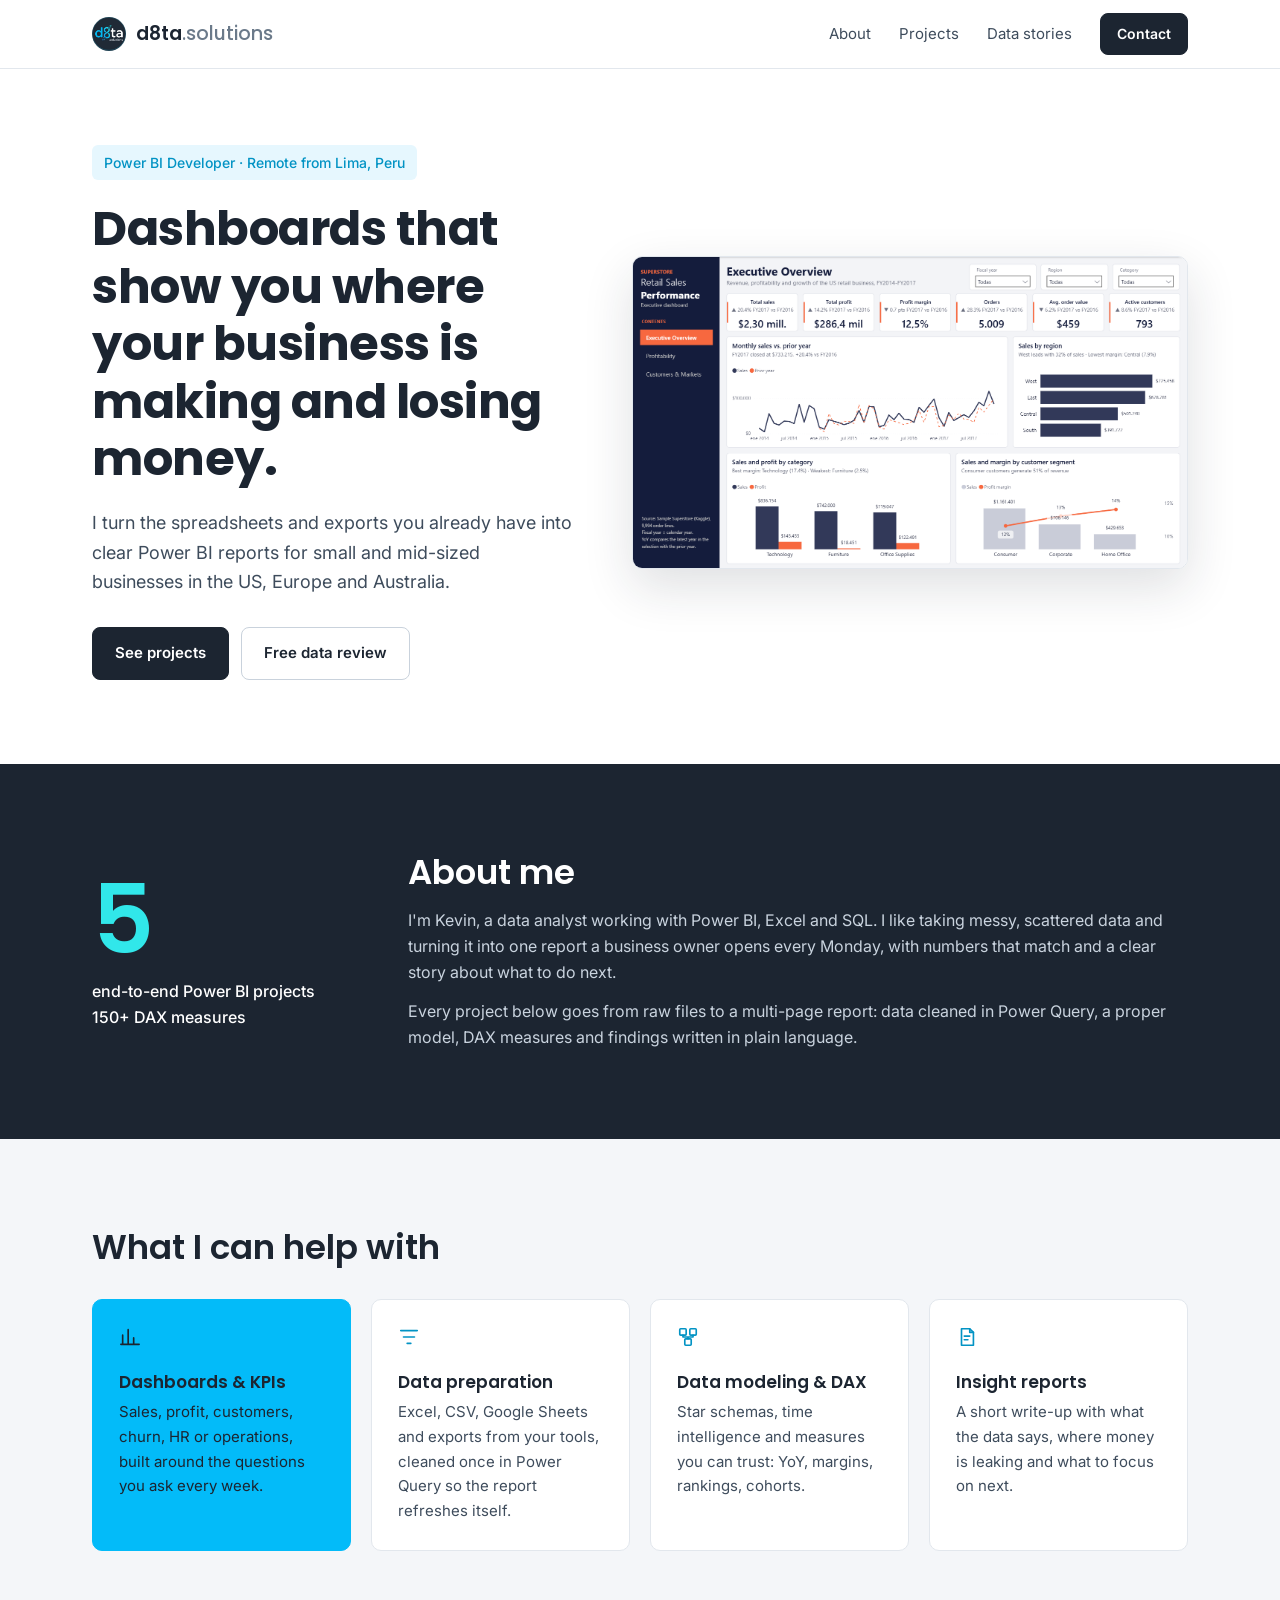
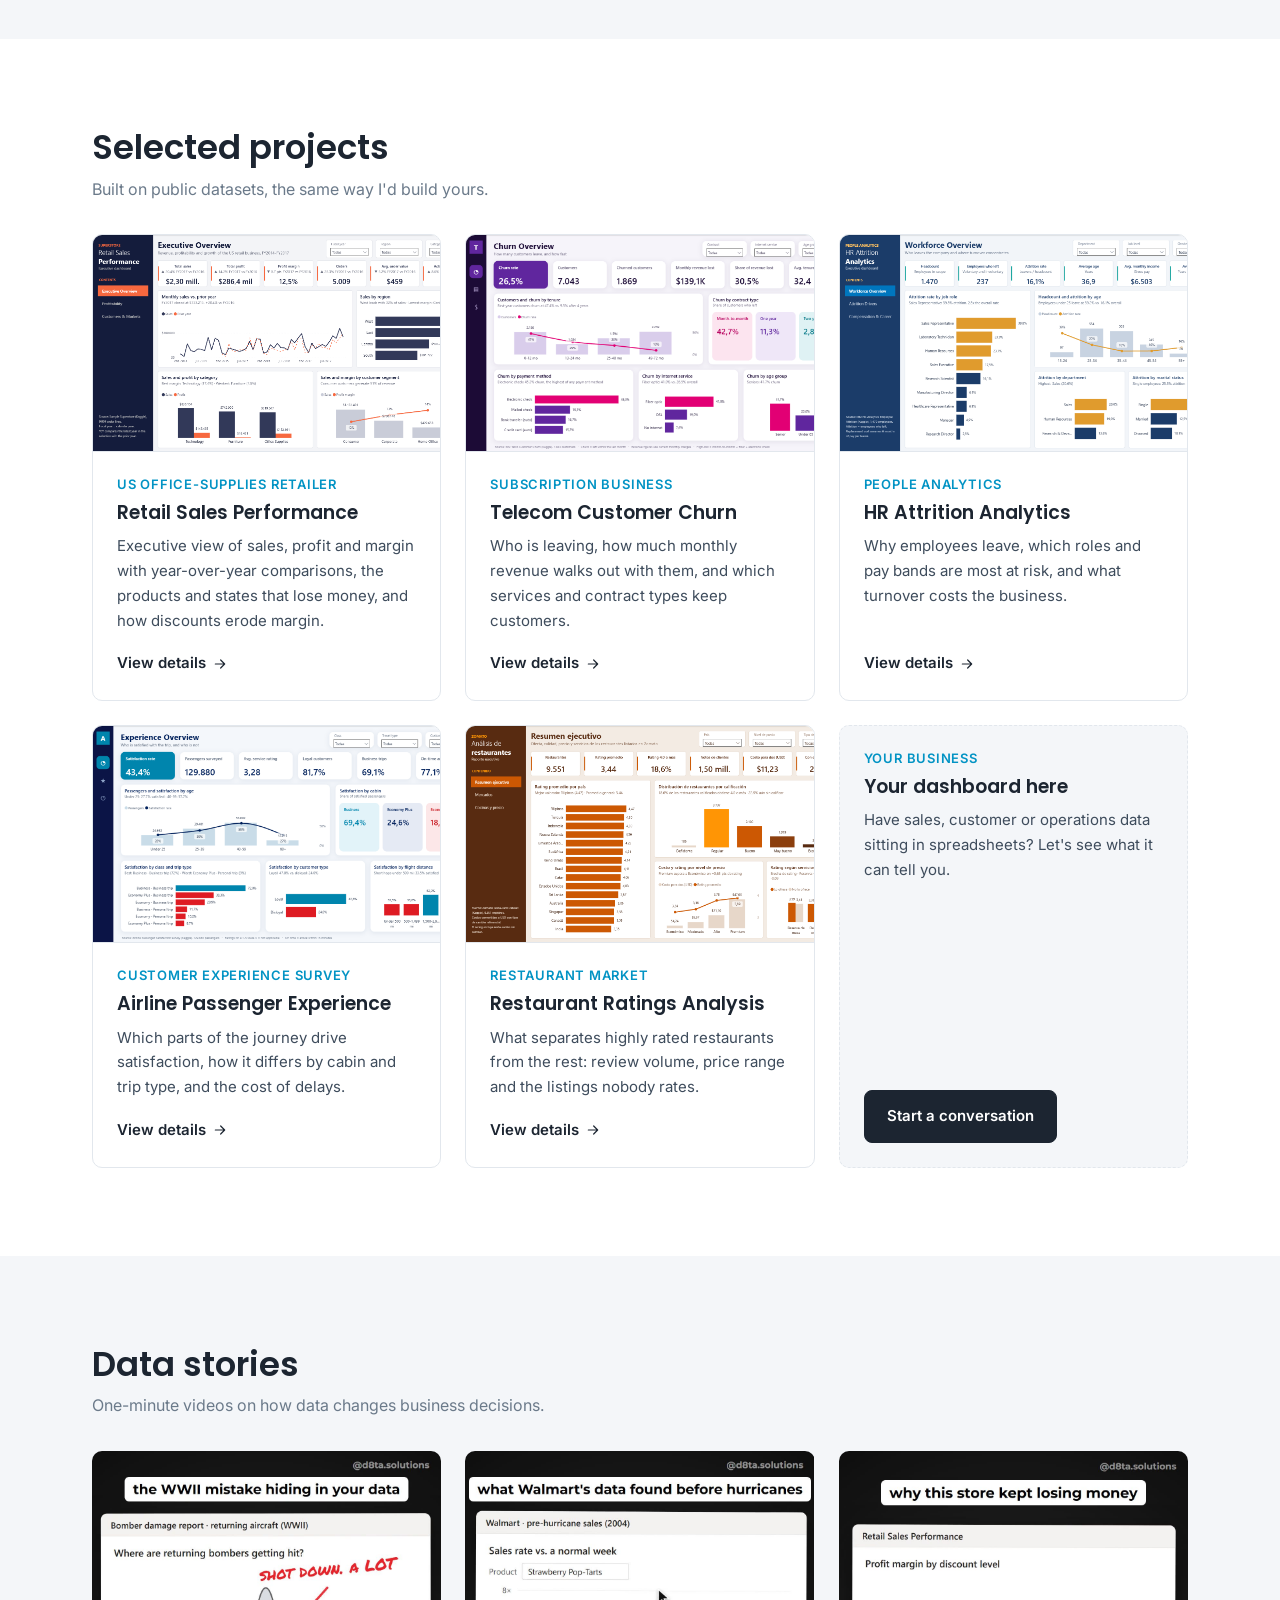
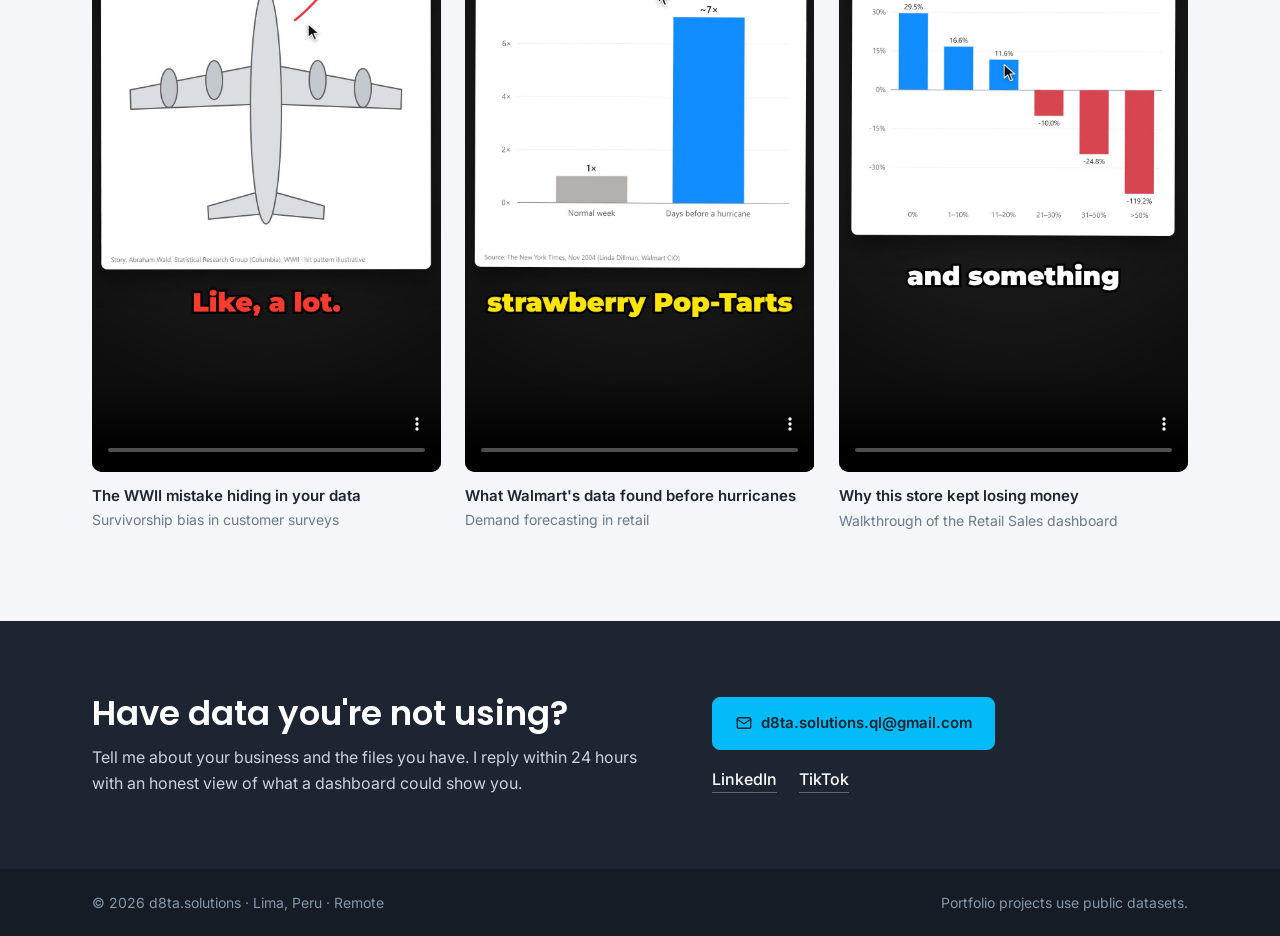
<file: index.html>
<!doctype html>
<html lang="en">
<head>
<meta charset="utf-8">
<meta name="viewport" content="width=device-width, initial-scale=1">
<title>d8ta.solutions · Power BI dashboards for small businesses</title>
<meta name="description" content="Power BI dashboards for small and mid-sized businesses: sales, customers, churn, HR and operations.">
<meta property="og:title" content="d8ta.solutions · Power BI dashboards for small businesses">
<meta property="og:description" content="Power BI dashboards for small and mid-sized businesses: sales, customers, churn, HR and operations.">
<meta property="og:image" content="https://d8ta-solutions.github.io/assets/img/og.png">
<link rel="icon" href="assets/img/logo-mark.png">
<link rel="preconnect" href="https://fonts.googleapis.com">
<link rel="preconnect" href="https://fonts.gstatic.com" crossorigin>
<link href="https://fonts.googleapis.com/css2?family=Inter:wght@400;500;600&family=Poppins:wght@500;600;700&display=swap" rel="stylesheet">
<link rel="stylesheet" href="assets/style.css">
</head>
<body>
<header class="nav">
  <div class="wrap nav-row">
    <a class="brand" href="./"><img src="assets/img/logo-mark.png" alt=""><span class="bname">d8ta<span>.solutions</span></span></a>
    <nav class="links">
      <a href="./#about">About</a>
      <a href="./#projects">Projects</a>
      <a href="./#stories">Data stories</a>
      <a class="btn btn-sm" href="./#contact">Contact</a>
    </nav>
  </div>
</header>
<main>
<section class="hero">
  <div class="wrap hero-grid">
    <div>
      <p class="tag">Power BI Developer · Remote from Lima, Peru</p>
      <h1>Dashboards that show you where your business is making and losing money.</h1>
      <p class="sub">I turn the spreadsheets and exports you already have into clear Power BI reports for small and mid-sized businesses in the US, Europe and Australia.</p>
      <div class="actions">
        <a class="btn" href="#projects">See projects</a>
        <a class="btn btn-line" href="#contact">Free data review</a>
      </div>
    </div>
    <a class="hero-shot" href="projects/retail.html"><img src="assets/img/dash-retail-1.png" alt="Retail Sales Performance dashboard"></a>
  </div>
</section>

<section class="about" id="about">
  <div class="wrap about-grid">
    <div class="stat"><b>5</b><span>end-to-end Power BI projects<br>150+ DAX measures</span></div>
    <div>
      <h2>About me</h2>
      <p>I'm Kevin, a data analyst working with Power BI, Excel and SQL. I like taking messy, scattered data and turning it into one report a business owner opens every Monday, with numbers that match and a clear story about what to do next.</p>
      <p>Every project below goes from raw files to a multi-page report: data cleaned in Power Query, a proper model, DAX measures and findings written in plain language.</p>
    </div>
  </div>
</section>

<section class="skills">
  <div class="wrap">
    <h2>What I can help with</h2>
    <div class="skill-grid">
      <div class="skill accent"><svg width="22" height="22" viewBox="0 0 24 24" fill="none" stroke="currentColor" stroke-width="1.8" stroke-linecap="round" stroke-linejoin="round" aria-hidden="true"><path d="M4 20V10M10 20V4M16 20v-7M22 20H2"/></svg><h3>Dashboards &amp; KPIs</h3><p>Sales, profit, customers, churn, HR or operations, built around the questions you ask every week.</p></div>
      <div class="skill"><svg width="22" height="22" viewBox="0 0 24 24" fill="none" stroke="currentColor" stroke-width="1.8" stroke-linecap="round" stroke-linejoin="round" aria-hidden="true"><path d="M3 5h18M6 12h12M10 19h4"/></svg><h3>Data preparation</h3><p>Excel, CSV, Google Sheets and exports from your tools, cleaned once in Power Query so the report refreshes itself.</p></div>
      <div class="skill"><svg width="22" height="22" viewBox="0 0 24 24" fill="none" stroke="currentColor" stroke-width="1.8" stroke-linecap="round" stroke-linejoin="round" aria-hidden="true"><rect x="3" y="3" width="7" height="7" rx="1"/><rect x="14" y="3" width="7" height="7" rx="1"/><rect x="8.5" y="14" width="7" height="7" rx="1"/><path d="M6.5 10v2h11v-2M12 12v2"/></svg><h3>Data modeling &amp; DAX</h3><p>Star schemas, time intelligence and measures you can trust: YoY, margins, rankings, cohorts.</p></div>
      <div class="skill"><svg width="22" height="22" viewBox="0 0 24 24" fill="none" stroke="currentColor" stroke-width="1.8" stroke-linecap="round" stroke-linejoin="round" aria-hidden="true"><path d="M9 11h6M9 15h4"/><path d="M6 3h9l4 4v14H6z"/><path d="M15 3v4h4"/></svg><h3>Insight reports</h3><p>A short write-up with what the data says, where money is leaking and what to focus on next.</p></div>
    </div>
  </div>
</section>

<section class="projects" id="projects">
  <div class="wrap">
    <h2>Selected projects</h2>
    <p class="intro">Built on public datasets, the same way I'd build yours.</p>
    <div class="card-grid">
      <article class="card">
        <a class="thumb" href="projects/retail.html"><img src="assets/img/dash-retail-1.png" alt="Retail Sales Performance dashboard" loading="lazy"></a>
        <div class="card-body">
          <div class="kicker">US office-supplies retailer</div>
          <h3>Retail Sales Performance</h3>
          <p>Executive view of sales, profit and margin with year-over-year comparisons, the products and states that lose money, and how discounts erode margin.</p>
          <a class="more" href="projects/retail.html">View details <svg width="16" height="16" viewBox="0 0 24 24" fill="none" stroke="currentColor" stroke-width="1.8" stroke-linecap="round" stroke-linejoin="round" aria-hidden="true"><path d="M5 12h14M13 6l6 6-6 6"/></svg></a>
        </div>
      </article>
      <article class="card">
        <a class="thumb" href="projects/telco.html"><img src="assets/img/dash-telco-1.png" alt="Telecom Customer Churn dashboard" loading="lazy"></a>
        <div class="card-body">
          <div class="kicker">Subscription business</div>
          <h3>Telecom Customer Churn</h3>
          <p>Who is leaving, how much monthly revenue walks out with them, and which services and contract types keep customers.</p>
          <a class="more" href="projects/telco.html">View details <svg width="16" height="16" viewBox="0 0 24 24" fill="none" stroke="currentColor" stroke-width="1.8" stroke-linecap="round" stroke-linejoin="round" aria-hidden="true"><path d="M5 12h14M13 6l6 6-6 6"/></svg></a>
        </div>
      </article>
      <article class="card">
        <a class="thumb" href="projects/hr.html"><img src="assets/img/dash-hr-1.png" alt="HR Attrition Analytics dashboard" loading="lazy"></a>
        <div class="card-body">
          <div class="kicker">People analytics</div>
          <h3>HR Attrition Analytics</h3>
          <p>Why employees leave, which roles and pay bands are most at risk, and what turnover costs the business.</p>
          <a class="more" href="projects/hr.html">View details <svg width="16" height="16" viewBox="0 0 24 24" fill="none" stroke="currentColor" stroke-width="1.8" stroke-linecap="round" stroke-linejoin="round" aria-hidden="true"><path d="M5 12h14M13 6l6 6-6 6"/></svg></a>
        </div>
      </article>
      <article class="card">
        <a class="thumb" href="projects/airline.html"><img src="assets/img/dash-airline-1.png" alt="Airline Passenger Experience dashboard" loading="lazy"></a>
        <div class="card-body">
          <div class="kicker">Customer experience survey</div>
          <h3>Airline Passenger Experience</h3>
          <p>Which parts of the journey drive satisfaction, how it differs by cabin and trip type, and the cost of delays.</p>
          <a class="more" href="projects/airline.html">View details <svg width="16" height="16" viewBox="0 0 24 24" fill="none" stroke="currentColor" stroke-width="1.8" stroke-linecap="round" stroke-linejoin="round" aria-hidden="true"><path d="M5 12h14M13 6l6 6-6 6"/></svg></a>
        </div>
      </article>
      <article class="card">
        <a class="thumb" href="projects/restaurant.html"><img src="assets/img/dash-restaurant-1.png" alt="Restaurant Ratings Analysis dashboard" loading="lazy"></a>
        <div class="card-body">
          <div class="kicker">Restaurant market</div>
          <h3>Restaurant Ratings Analysis</h3>
          <p>What separates highly rated restaurants from the rest: review volume, price range and the listings nobody rates.</p>
          <a class="more" href="projects/restaurant.html">View details <svg width="16" height="16" viewBox="0 0 24 24" fill="none" stroke="currentColor" stroke-width="1.8" stroke-linecap="round" stroke-linejoin="round" aria-hidden="true"><path d="M5 12h14M13 6l6 6-6 6"/></svg></a>
        </div>
      </article>
      <article class="card card-cta">
        <div class="card-body">
          <div class="kicker">Your business</div>
          <h3>Your dashboard here</h3>
          <p>Have sales, customer or operations data sitting in spreadsheets? Let's see what it can tell you.</p>
          <a class="btn" href="#contact">Start a conversation</a>
        </div>
      </article>
    </div>
  </div>
</section>

<section class="stories" id="stories">
  <div class="wrap">
    <h2>Data stories</h2>
    <p class="intro">One-minute videos on how data changes business decisions.</p>
    <div class="vid-grid">
      <figure class="vid">
        <video src="assets/video/survivorship-bias.mp4" poster="assets/img/poster-survivorship-bias.jpg" controls preload="none" playsinline></video>
        <figcaption><b>The WWII mistake hiding in your data</b><span>Survivorship bias in customer surveys</span></figcaption>
      </figure>
      <figure class="vid">
        <video src="assets/video/walmart-poptarts.mp4" poster="assets/img/poster-walmart-poptarts.jpg" controls preload="none" playsinline></video>
        <figcaption><b>What Walmart&#x27;s data found before hurricanes</b><span>Demand forecasting in retail</span></figcaption>
      </figure>
      <figure class="vid">
        <video src="assets/video/retail-sales.mp4" poster="assets/img/poster-retail-sales.jpg" controls preload="none" playsinline></video>
        <figcaption><b>Why this store kept losing money</b><span>Walkthrough of the Retail Sales dashboard</span></figcaption>
      </figure>
    </div>
  </div>
</section>
</main>
<section class="contact" id="contact">
  <div class="wrap contact-row">
    <div>
      <h2>Have data you're not using?</h2>
      <p>Tell me about your business and the files you have. I reply within 24 hours with an honest view of what a dashboard could show you.</p>
    </div>
    <div class="contact-actions">
      <a class="btn" href="mailto:d8ta.solutions.ql@gmail.com?subject=Dashboard%20project"><svg width="18" height="18" viewBox="0 0 24 24" fill="none" stroke="currentColor" stroke-width="1.8" stroke-linecap="round" stroke-linejoin="round" aria-hidden="true"><rect x="3" y="5" width="18" height="14" rx="2"/><path d="M3 7l9 6 9-6"/></svg> d8ta.solutions.ql@gmail.com</a>
      <div class="social"><a href="https://www.linkedin.com/in/kevin-quispe-8ab27b44a" target="_blank" rel="noopener">LinkedIn</a><a href="https://www.tiktok.com/@d8ta.solutions" target="_blank" rel="noopener">TikTok</a></div>
    </div>
  </div>
</section>
<footer class="foot"><div class="wrap foot-row"><span>© 2026 d8ta.solutions · Lima, Peru · Remote</span><span>Portfolio projects use public datasets.</span></div></footer>
</body>
</html>
</file>
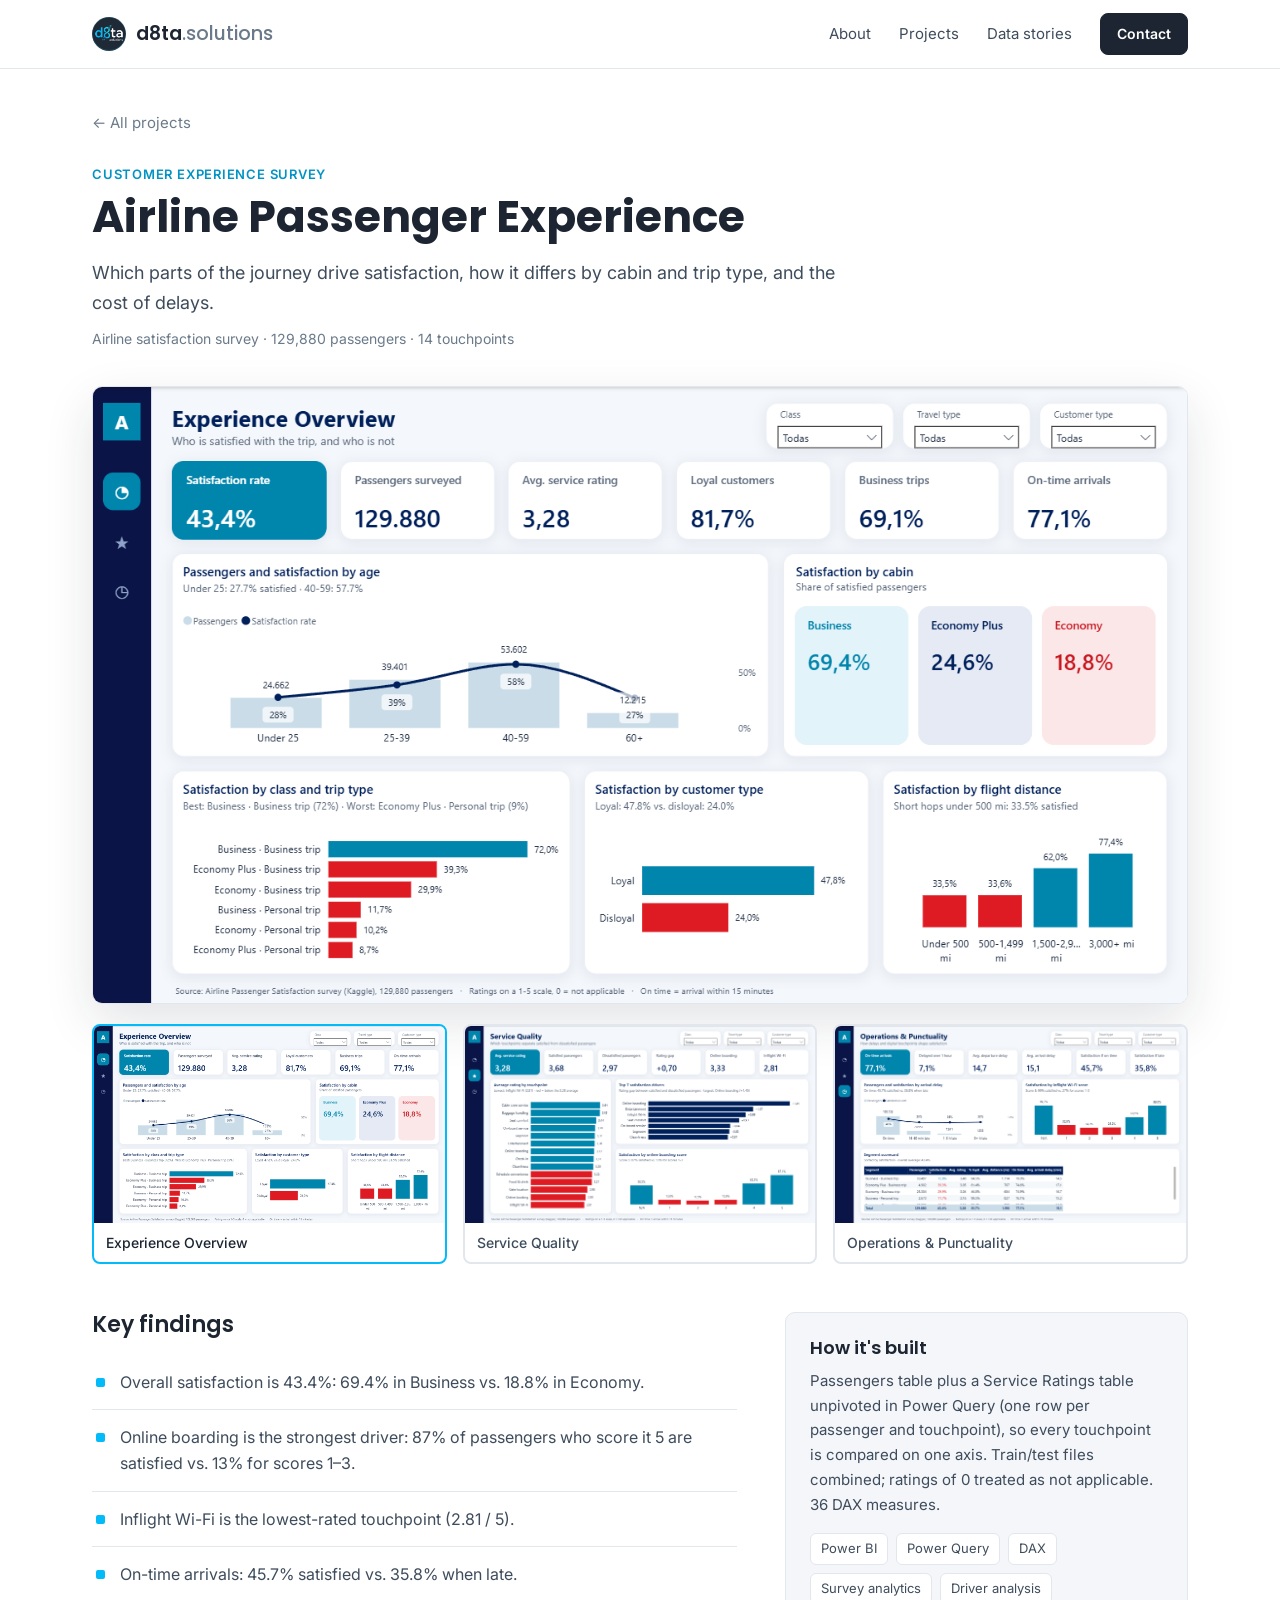
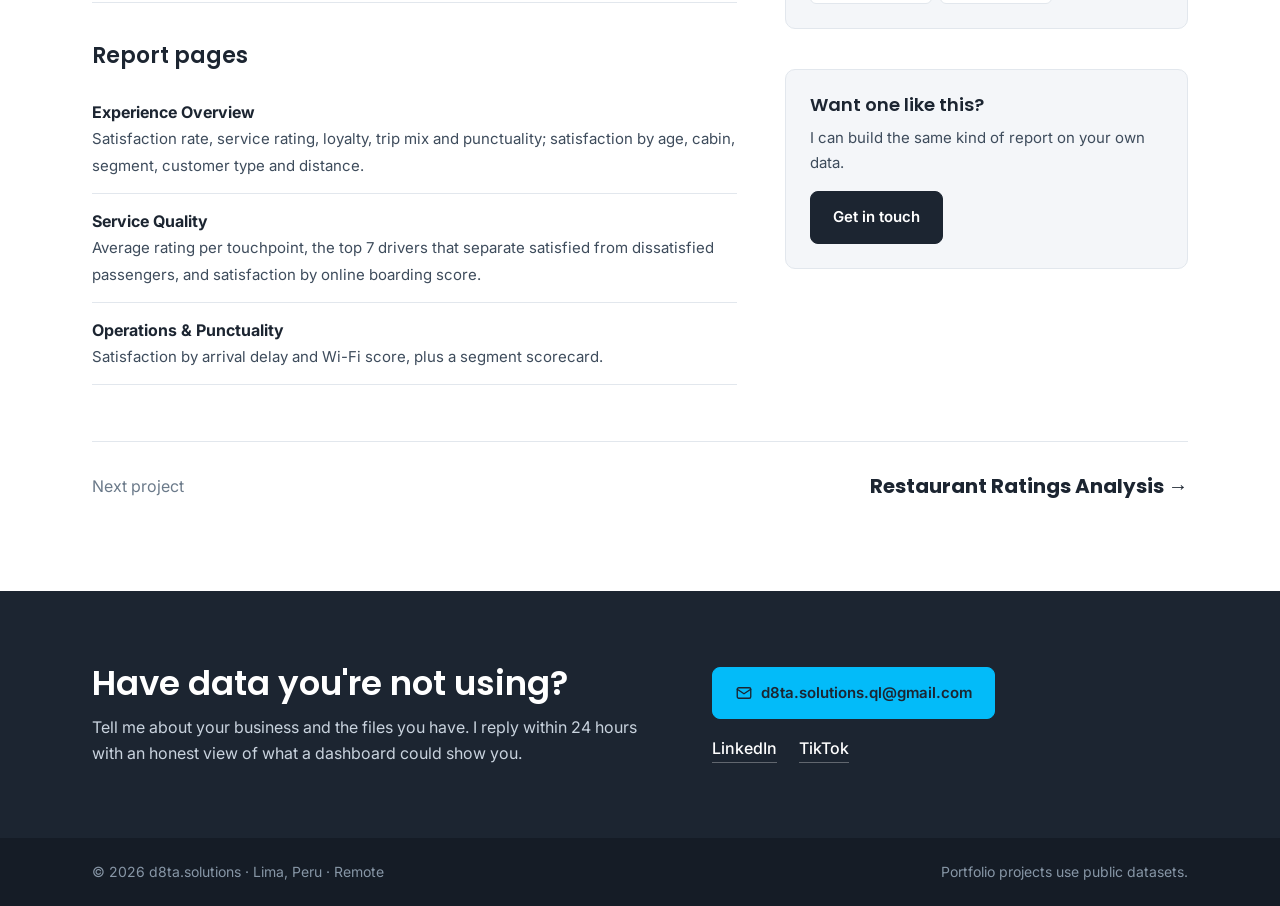
<file: projects/airline.html>
<!doctype html>
<html lang="en">
<head>
<meta charset="utf-8">
<meta name="viewport" content="width=device-width, initial-scale=1">
<title>Airline Passenger Experience · d8ta.solutions</title>
<meta name="description" content="Which parts of the journey drive satisfaction, how it differs by cabin and trip type, and the cost of delays.">
<meta property="og:title" content="Airline Passenger Experience · d8ta.solutions">
<meta property="og:description" content="Which parts of the journey drive satisfaction, how it differs by cabin and trip type, and the cost of delays.">
<meta property="og:image" content="https://d8ta-solutions.github.io/assets/img/og.png">
<link rel="icon" href="../assets/img/logo-mark.png">
<link rel="preconnect" href="https://fonts.googleapis.com">
<link rel="preconnect" href="https://fonts.gstatic.com" crossorigin>
<link href="https://fonts.googleapis.com/css2?family=Inter:wght@400;500;600&family=Poppins:wght@500;600;700&display=swap" rel="stylesheet">
<link rel="stylesheet" href="../assets/style.css">
</head>
<body>
<header class="nav">
  <div class="wrap nav-row">
    <a class="brand" href="../"><img src="../assets/img/logo-mark.png" alt=""><span class="bname">d8ta<span>.solutions</span></span></a>
    <nav class="links">
      <a href="../#about">About</a>
      <a href="../#projects">Projects</a>
      <a href="../#stories">Data stories</a>
      <a class="btn btn-sm" href="../#contact">Contact</a>
    </nav>
  </div>
</header>
<main class="detail">
  <div class="wrap">
    <a class="back" href="../#projects">← All projects</a>
    <div class="detail-head">
      <div class="kicker">Customer experience survey</div>
      <h1>Airline Passenger Experience</h1>
      <p class="sub">Which parts of the journey drive satisfaction, how it differs by cabin and trip type, and the cost of delays.</p>
      <p class="data-line">Airline satisfaction survey · 129,880 passengers · 14 touchpoints</p>
    </div>
    <div class="detail-shot"><img id="main-shot" src="../assets/img/dash-airline-1.png" alt="Airline Passenger Experience dashboard"></div>
    <div class="gallery"><button class="thumb-btn active" data-src="../assets/img/dash-airline-1.png"><img src="../assets/img/dash-airline-1.png" alt="" loading="lazy"><span>Experience Overview</span></button><button class="thumb-btn" data-src="../assets/img/dash-airline-2.png"><img src="../assets/img/dash-airline-2.png" alt="" loading="lazy"><span>Service Quality</span></button><button class="thumb-btn" data-src="../assets/img/dash-airline-3.png"><img src="../assets/img/dash-airline-3.png" alt="" loading="lazy"><span>Operations &amp; Punctuality</span></button></div>
    <script>document.querySelectorAll(".thumb-btn").forEach(b=>b.addEventListener("click",()=>{document.getElementById("main-shot").src=b.dataset.src;document.querySelectorAll(".thumb-btn").forEach(x=>x.classList.toggle("active",x===b));}));</script>
    <div class="detail-grid">
      <div>
        <div class="block"><h2>Key findings</h2><ul class="findings"><li>Overall satisfaction is 43.4%: 69.4% in Business vs. 18.8% in Economy.</li><li>Online boarding is the strongest driver: 87% of passengers who score it 5 are satisfied vs. 13% for scores 1–3.</li><li>Inflight Wi-Fi is the lowest-rated touchpoint (2.81 / 5).</li><li>On-time arrivals: 45.7% satisfied vs. 35.8% when late.</li></ul></div>
        <div class="block"><h2>Report pages</h2><ul class="pages"><li><b>Experience Overview</b><span>Satisfaction rate, service rating, loyalty, trip mix and punctuality; satisfaction by age, cabin, segment, customer type and distance.</span></li><li><b>Service Quality</b><span>Average rating per touchpoint, the top 7 drivers that separate satisfied from dissatisfied passengers, and satisfaction by online boarding score.</span></li><li><b>Operations &amp; Punctuality</b><span>Satisfaction by arrival delay and Wi-Fi score, plus a segment scorecard.</span></li></ul></div>
        
      </div>
      <aside>
        <div class="block side"><h2>How it's built</h2><p>Passengers table plus a Service Ratings table unpivoted in Power Query (one row per passenger and touchpoint), so every touchpoint is compared on one axis. Train/test files combined; ratings of 0 treated as not applicable. 36 DAX measures.</p><div class="tools"><span>Power BI</span><span>Power Query</span><span>DAX</span><span>Survey analytics</span><span>Driver analysis</span></div></div>
        <div class="block side"><h2>Want one like this?</h2><p>I can build the same kind of report on your own data.</p><a class="btn" href="#contact">Get in touch</a></div>
      </aside>
    </div>
    <a class="next" href="restaurant.html"><span>Next project</span><b>Restaurant Ratings Analysis →</b></a>
  </div>
</main>
<section class="contact" id="contact">
  <div class="wrap contact-row">
    <div>
      <h2>Have data you're not using?</h2>
      <p>Tell me about your business and the files you have. I reply within 24 hours with an honest view of what a dashboard could show you.</p>
    </div>
    <div class="contact-actions">
      <a class="btn" href="mailto:d8ta.solutions.ql@gmail.com?subject=Dashboard%20project"><svg width="18" height="18" viewBox="0 0 24 24" fill="none" stroke="currentColor" stroke-width="1.8" stroke-linecap="round" stroke-linejoin="round" aria-hidden="true"><rect x="3" y="5" width="18" height="14" rx="2"/><path d="M3 7l9 6 9-6"/></svg> d8ta.solutions.ql@gmail.com</a>
      <div class="social"><a href="https://www.linkedin.com/in/kevin-quispe-8ab27b44a" target="_blank" rel="noopener">LinkedIn</a><a href="https://www.tiktok.com/@d8ta.solutions" target="_blank" rel="noopener">TikTok</a></div>
    </div>
  </div>
</section>
<footer class="foot"><div class="wrap foot-row"><span>© 2026 d8ta.solutions · Lima, Peru · Remote</span><span>Portfolio projects use public datasets.</span></div></footer>
</body>
</html>
</file>
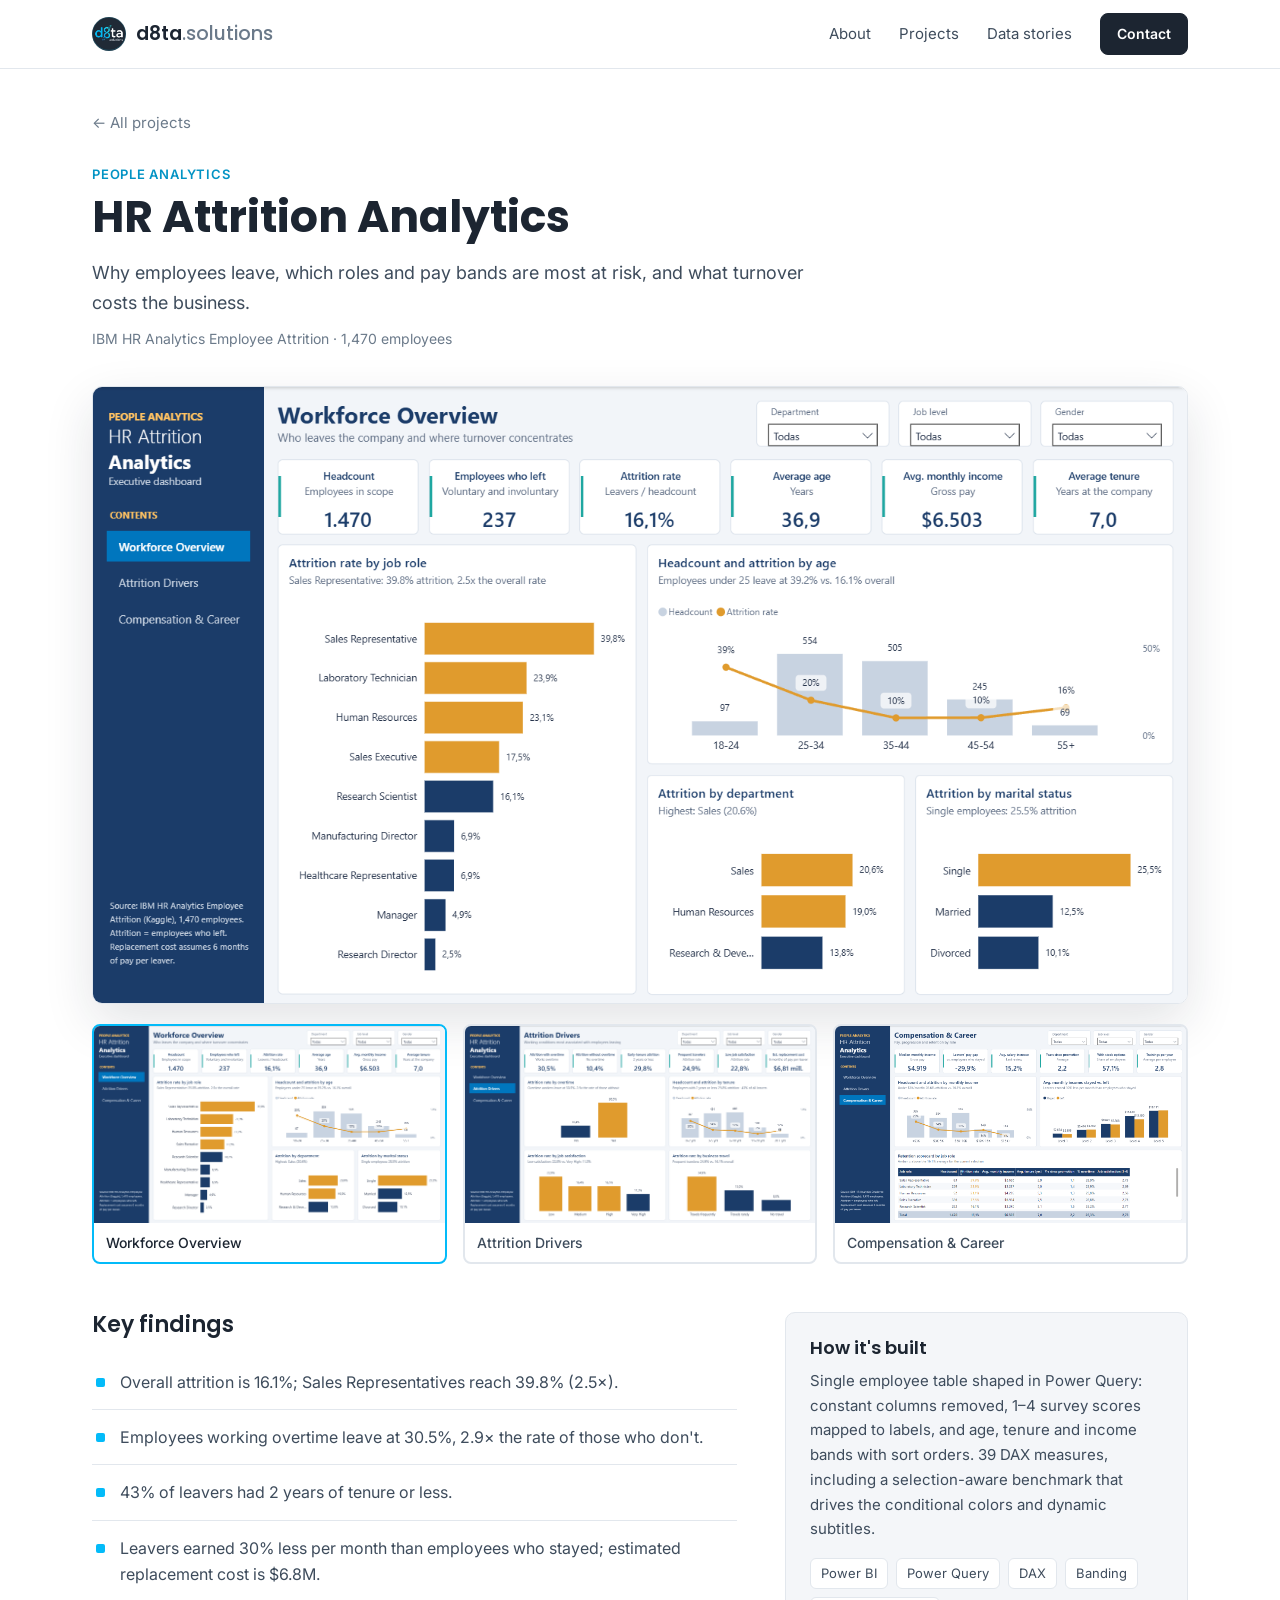
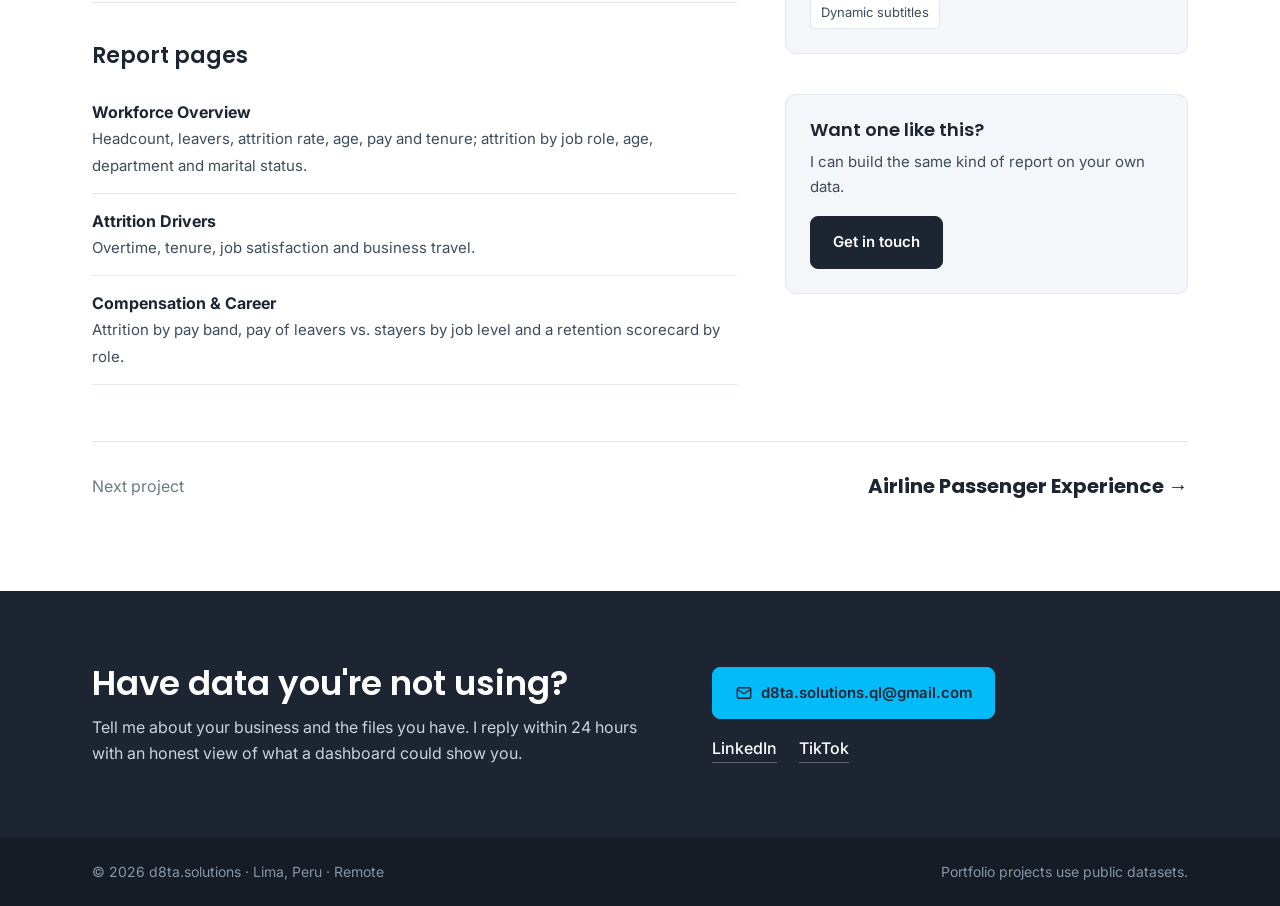
<file: projects/hr.html>
<!doctype html>
<html lang="en">
<head>
<meta charset="utf-8">
<meta name="viewport" content="width=device-width, initial-scale=1">
<title>HR Attrition Analytics · d8ta.solutions</title>
<meta name="description" content="Why employees leave, which roles and pay bands are most at risk, and what turnover costs the business.">
<meta property="og:title" content="HR Attrition Analytics · d8ta.solutions">
<meta property="og:description" content="Why employees leave, which roles and pay bands are most at risk, and what turnover costs the business.">
<meta property="og:image" content="https://d8ta-solutions.github.io/assets/img/og.png">
<link rel="icon" href="../assets/img/logo-mark.png">
<link rel="preconnect" href="https://fonts.googleapis.com">
<link rel="preconnect" href="https://fonts.gstatic.com" crossorigin>
<link href="https://fonts.googleapis.com/css2?family=Inter:wght@400;500;600&family=Poppins:wght@500;600;700&display=swap" rel="stylesheet">
<link rel="stylesheet" href="../assets/style.css">
</head>
<body>
<header class="nav">
  <div class="wrap nav-row">
    <a class="brand" href="../"><img src="../assets/img/logo-mark.png" alt=""><span class="bname">d8ta<span>.solutions</span></span></a>
    <nav class="links">
      <a href="../#about">About</a>
      <a href="../#projects">Projects</a>
      <a href="../#stories">Data stories</a>
      <a class="btn btn-sm" href="../#contact">Contact</a>
    </nav>
  </div>
</header>
<main class="detail">
  <div class="wrap">
    <a class="back" href="../#projects">← All projects</a>
    <div class="detail-head">
      <div class="kicker">People analytics</div>
      <h1>HR Attrition Analytics</h1>
      <p class="sub">Why employees leave, which roles and pay bands are most at risk, and what turnover costs the business.</p>
      <p class="data-line">IBM HR Analytics Employee Attrition · 1,470 employees</p>
    </div>
    <div class="detail-shot"><img id="main-shot" src="../assets/img/dash-hr-1.png" alt="HR Attrition Analytics dashboard"></div>
    <div class="gallery"><button class="thumb-btn active" data-src="../assets/img/dash-hr-1.png"><img src="../assets/img/dash-hr-1.png" alt="" loading="lazy"><span>Workforce Overview</span></button><button class="thumb-btn" data-src="../assets/img/dash-hr-2.png"><img src="../assets/img/dash-hr-2.png" alt="" loading="lazy"><span>Attrition Drivers</span></button><button class="thumb-btn" data-src="../assets/img/dash-hr-3.png"><img src="../assets/img/dash-hr-3.png" alt="" loading="lazy"><span>Compensation &amp; Career</span></button></div>
    <script>document.querySelectorAll(".thumb-btn").forEach(b=>b.addEventListener("click",()=>{document.getElementById("main-shot").src=b.dataset.src;document.querySelectorAll(".thumb-btn").forEach(x=>x.classList.toggle("active",x===b));}));</script>
    <div class="detail-grid">
      <div>
        <div class="block"><h2>Key findings</h2><ul class="findings"><li>Overall attrition is 16.1%; Sales Representatives reach 39.8% (2.5×).</li><li>Employees working overtime leave at 30.5%, 2.9× the rate of those who don&#x27;t.</li><li>43% of leavers had 2 years of tenure or less.</li><li>Leavers earned 30% less per month than employees who stayed; estimated replacement cost is $6.8M.</li></ul></div>
        <div class="block"><h2>Report pages</h2><ul class="pages"><li><b>Workforce Overview</b><span>Headcount, leavers, attrition rate, age, pay and tenure; attrition by job role, age, department and marital status.</span></li><li><b>Attrition Drivers</b><span>Overtime, tenure, job satisfaction and business travel.</span></li><li><b>Compensation &amp; Career</b><span>Attrition by pay band, pay of leavers vs. stayers by job level and a retention scorecard by role.</span></li></ul></div>
        
      </div>
      <aside>
        <div class="block side"><h2>How it's built</h2><p>Single employee table shaped in Power Query: constant columns removed, 1–4 survey scores mapped to labels, and age, tenure and income bands with sort orders. 39 DAX measures, including a selection-aware benchmark that drives the conditional colors and dynamic subtitles.</p><div class="tools"><span>Power BI</span><span>Power Query</span><span>DAX</span><span>Banding</span><span>Dynamic subtitles</span></div></div>
        <div class="block side"><h2>Want one like this?</h2><p>I can build the same kind of report on your own data.</p><a class="btn" href="#contact">Get in touch</a></div>
      </aside>
    </div>
    <a class="next" href="airline.html"><span>Next project</span><b>Airline Passenger Experience →</b></a>
  </div>
</main>
<section class="contact" id="contact">
  <div class="wrap contact-row">
    <div>
      <h2>Have data you're not using?</h2>
      <p>Tell me about your business and the files you have. I reply within 24 hours with an honest view of what a dashboard could show you.</p>
    </div>
    <div class="contact-actions">
      <a class="btn" href="mailto:d8ta.solutions.ql@gmail.com?subject=Dashboard%20project"><svg width="18" height="18" viewBox="0 0 24 24" fill="none" stroke="currentColor" stroke-width="1.8" stroke-linecap="round" stroke-linejoin="round" aria-hidden="true"><rect x="3" y="5" width="18" height="14" rx="2"/><path d="M3 7l9 6 9-6"/></svg> d8ta.solutions.ql@gmail.com</a>
      <div class="social"><a href="https://www.linkedin.com/in/kevin-quispe-8ab27b44a" target="_blank" rel="noopener">LinkedIn</a><a href="https://www.tiktok.com/@d8ta.solutions" target="_blank" rel="noopener">TikTok</a></div>
    </div>
  </div>
</section>
<footer class="foot"><div class="wrap foot-row"><span>© 2026 d8ta.solutions · Lima, Peru · Remote</span><span>Portfolio projects use public datasets.</span></div></footer>
</body>
</html>
</file>
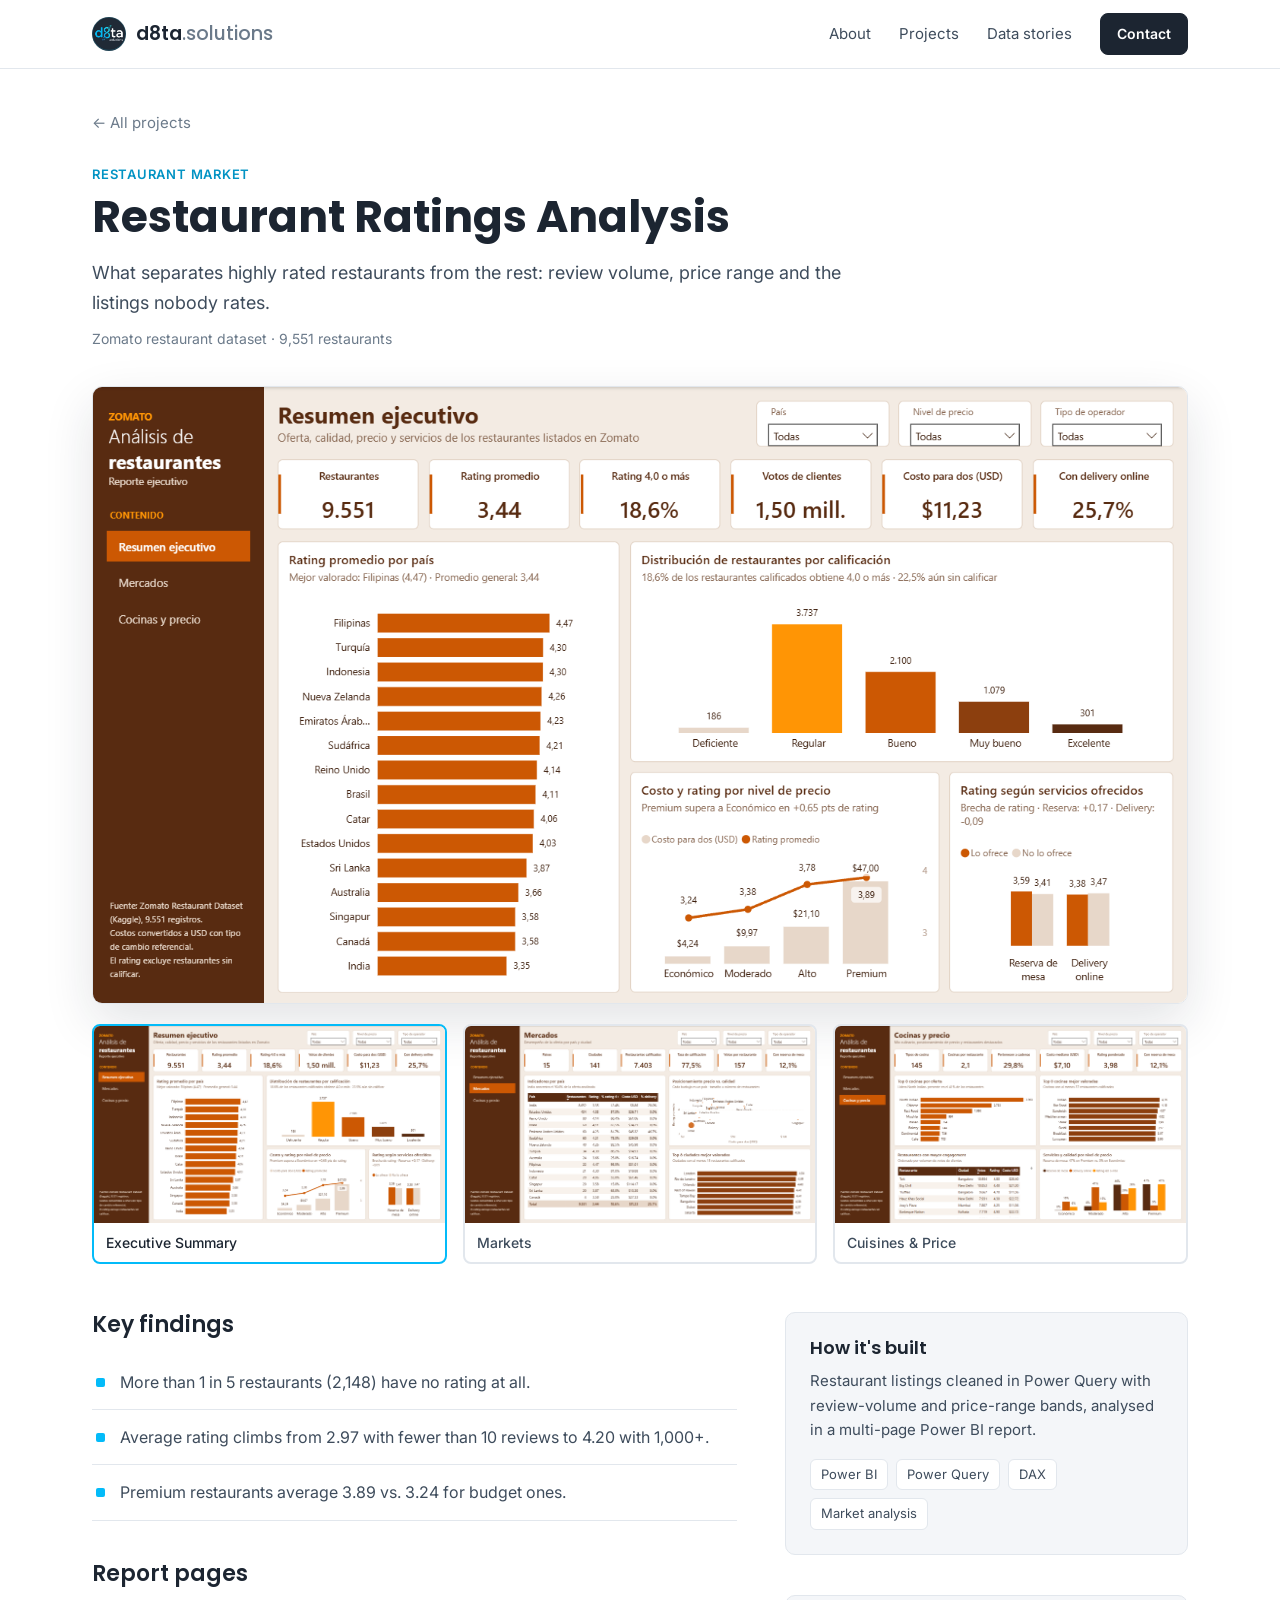
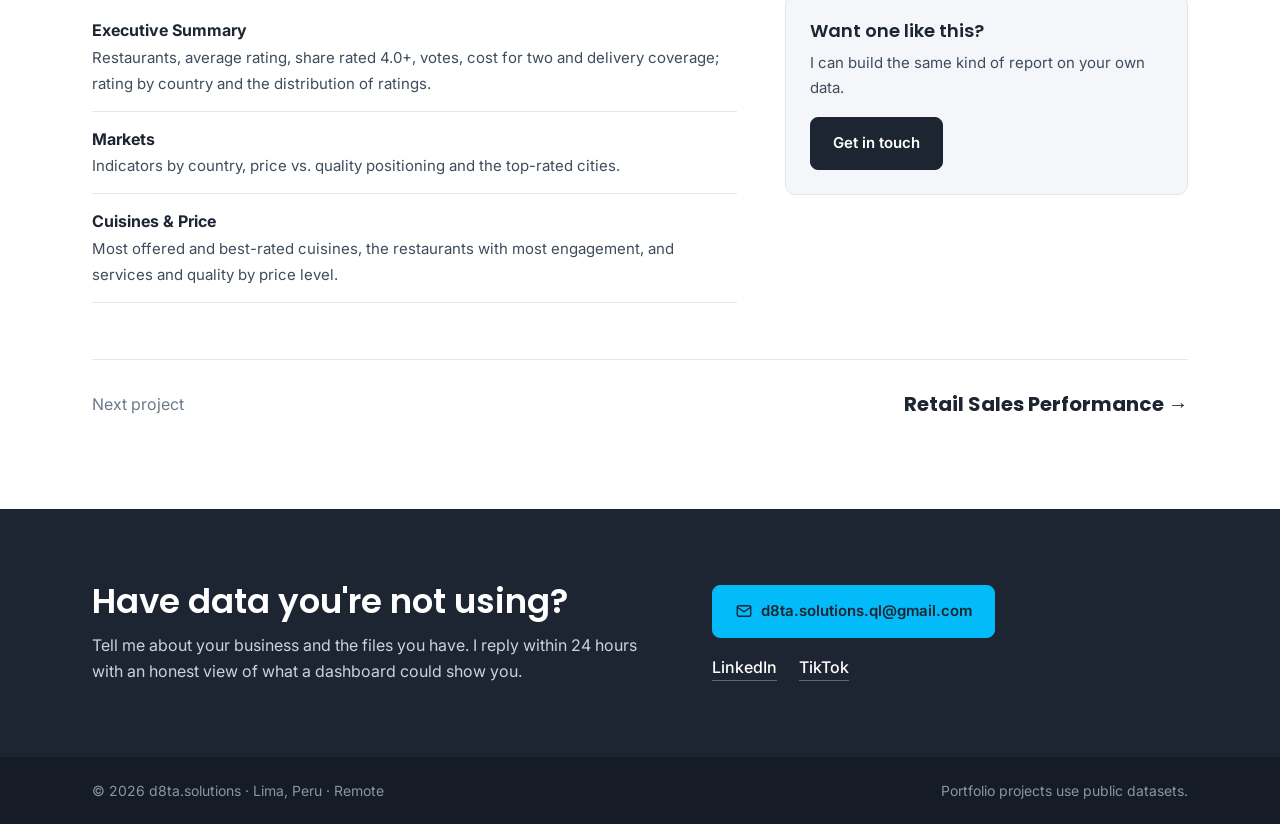
<file: projects/restaurant.html>
<!doctype html>
<html lang="en">
<head>
<meta charset="utf-8">
<meta name="viewport" content="width=device-width, initial-scale=1">
<title>Restaurant Ratings Analysis · d8ta.solutions</title>
<meta name="description" content="What separates highly rated restaurants from the rest: review volume, price range and the listings nobody rates.">
<meta property="og:title" content="Restaurant Ratings Analysis · d8ta.solutions">
<meta property="og:description" content="What separates highly rated restaurants from the rest: review volume, price range and the listings nobody rates.">
<meta property="og:image" content="https://d8ta-solutions.github.io/assets/img/og.png">
<link rel="icon" href="../assets/img/logo-mark.png">
<link rel="preconnect" href="https://fonts.googleapis.com">
<link rel="preconnect" href="https://fonts.gstatic.com" crossorigin>
<link href="https://fonts.googleapis.com/css2?family=Inter:wght@400;500;600&family=Poppins:wght@500;600;700&display=swap" rel="stylesheet">
<link rel="stylesheet" href="../assets/style.css">
</head>
<body>
<header class="nav">
  <div class="wrap nav-row">
    <a class="brand" href="../"><img src="../assets/img/logo-mark.png" alt=""><span class="bname">d8ta<span>.solutions</span></span></a>
    <nav class="links">
      <a href="../#about">About</a>
      <a href="../#projects">Projects</a>
      <a href="../#stories">Data stories</a>
      <a class="btn btn-sm" href="../#contact">Contact</a>
    </nav>
  </div>
</header>
<main class="detail">
  <div class="wrap">
    <a class="back" href="../#projects">← All projects</a>
    <div class="detail-head">
      <div class="kicker">Restaurant market</div>
      <h1>Restaurant Ratings Analysis</h1>
      <p class="sub">What separates highly rated restaurants from the rest: review volume, price range and the listings nobody rates.</p>
      <p class="data-line">Zomato restaurant dataset · 9,551 restaurants</p>
    </div>
    <div class="detail-shot"><img id="main-shot" src="../assets/img/dash-restaurant-1.png" alt="Restaurant Ratings Analysis dashboard"></div>
    <div class="gallery"><button class="thumb-btn active" data-src="../assets/img/dash-restaurant-1.png"><img src="../assets/img/dash-restaurant-1.png" alt="" loading="lazy"><span>Executive Summary</span></button><button class="thumb-btn" data-src="../assets/img/dash-restaurant-2.png"><img src="../assets/img/dash-restaurant-2.png" alt="" loading="lazy"><span>Markets</span></button><button class="thumb-btn" data-src="../assets/img/dash-restaurant-3.png"><img src="../assets/img/dash-restaurant-3.png" alt="" loading="lazy"><span>Cuisines &amp; Price</span></button></div>
    <script>document.querySelectorAll(".thumb-btn").forEach(b=>b.addEventListener("click",()=>{document.getElementById("main-shot").src=b.dataset.src;document.querySelectorAll(".thumb-btn").forEach(x=>x.classList.toggle("active",x===b));}));</script>
    <div class="detail-grid">
      <div>
        <div class="block"><h2>Key findings</h2><ul class="findings"><li>More than 1 in 5 restaurants (2,148) have no rating at all.</li><li>Average rating climbs from 2.97 with fewer than 10 reviews to 4.20 with 1,000+.</li><li>Premium restaurants average 3.89 vs. 3.24 for budget ones.</li></ul></div>
        <div class="block"><h2>Report pages</h2><ul class="pages"><li><b>Executive Summary</b><span>Restaurants, average rating, share rated 4.0+, votes, cost for two and delivery coverage; rating by country and the distribution of ratings.</span></li><li><b>Markets</b><span>Indicators by country, price vs. quality positioning and the top-rated cities.</span></li><li><b>Cuisines &amp; Price</b><span>Most offered and best-rated cuisines, the restaurants with most engagement, and services and quality by price level.</span></li></ul></div>
        
      </div>
      <aside>
        <div class="block side"><h2>How it's built</h2><p>Restaurant listings cleaned in Power Query with review-volume and price-range bands, analysed in a multi-page Power BI report.</p><div class="tools"><span>Power BI</span><span>Power Query</span><span>DAX</span><span>Market analysis</span></div></div>
        <div class="block side"><h2>Want one like this?</h2><p>I can build the same kind of report on your own data.</p><a class="btn" href="#contact">Get in touch</a></div>
      </aside>
    </div>
    <a class="next" href="retail.html"><span>Next project</span><b>Retail Sales Performance →</b></a>
  </div>
</main>
<section class="contact" id="contact">
  <div class="wrap contact-row">
    <div>
      <h2>Have data you're not using?</h2>
      <p>Tell me about your business and the files you have. I reply within 24 hours with an honest view of what a dashboard could show you.</p>
    </div>
    <div class="contact-actions">
      <a class="btn" href="mailto:d8ta.solutions.ql@gmail.com?subject=Dashboard%20project"><svg width="18" height="18" viewBox="0 0 24 24" fill="none" stroke="currentColor" stroke-width="1.8" stroke-linecap="round" stroke-linejoin="round" aria-hidden="true"><rect x="3" y="5" width="18" height="14" rx="2"/><path d="M3 7l9 6 9-6"/></svg> d8ta.solutions.ql@gmail.com</a>
      <div class="social"><a href="https://www.linkedin.com/in/kevin-quispe-8ab27b44a" target="_blank" rel="noopener">LinkedIn</a><a href="https://www.tiktok.com/@d8ta.solutions" target="_blank" rel="noopener">TikTok</a></div>
    </div>
  </div>
</section>
<footer class="foot"><div class="wrap foot-row"><span>© 2026 d8ta.solutions · Lima, Peru · Remote</span><span>Portfolio projects use public datasets.</span></div></footer>
</body>
</html>
</file>
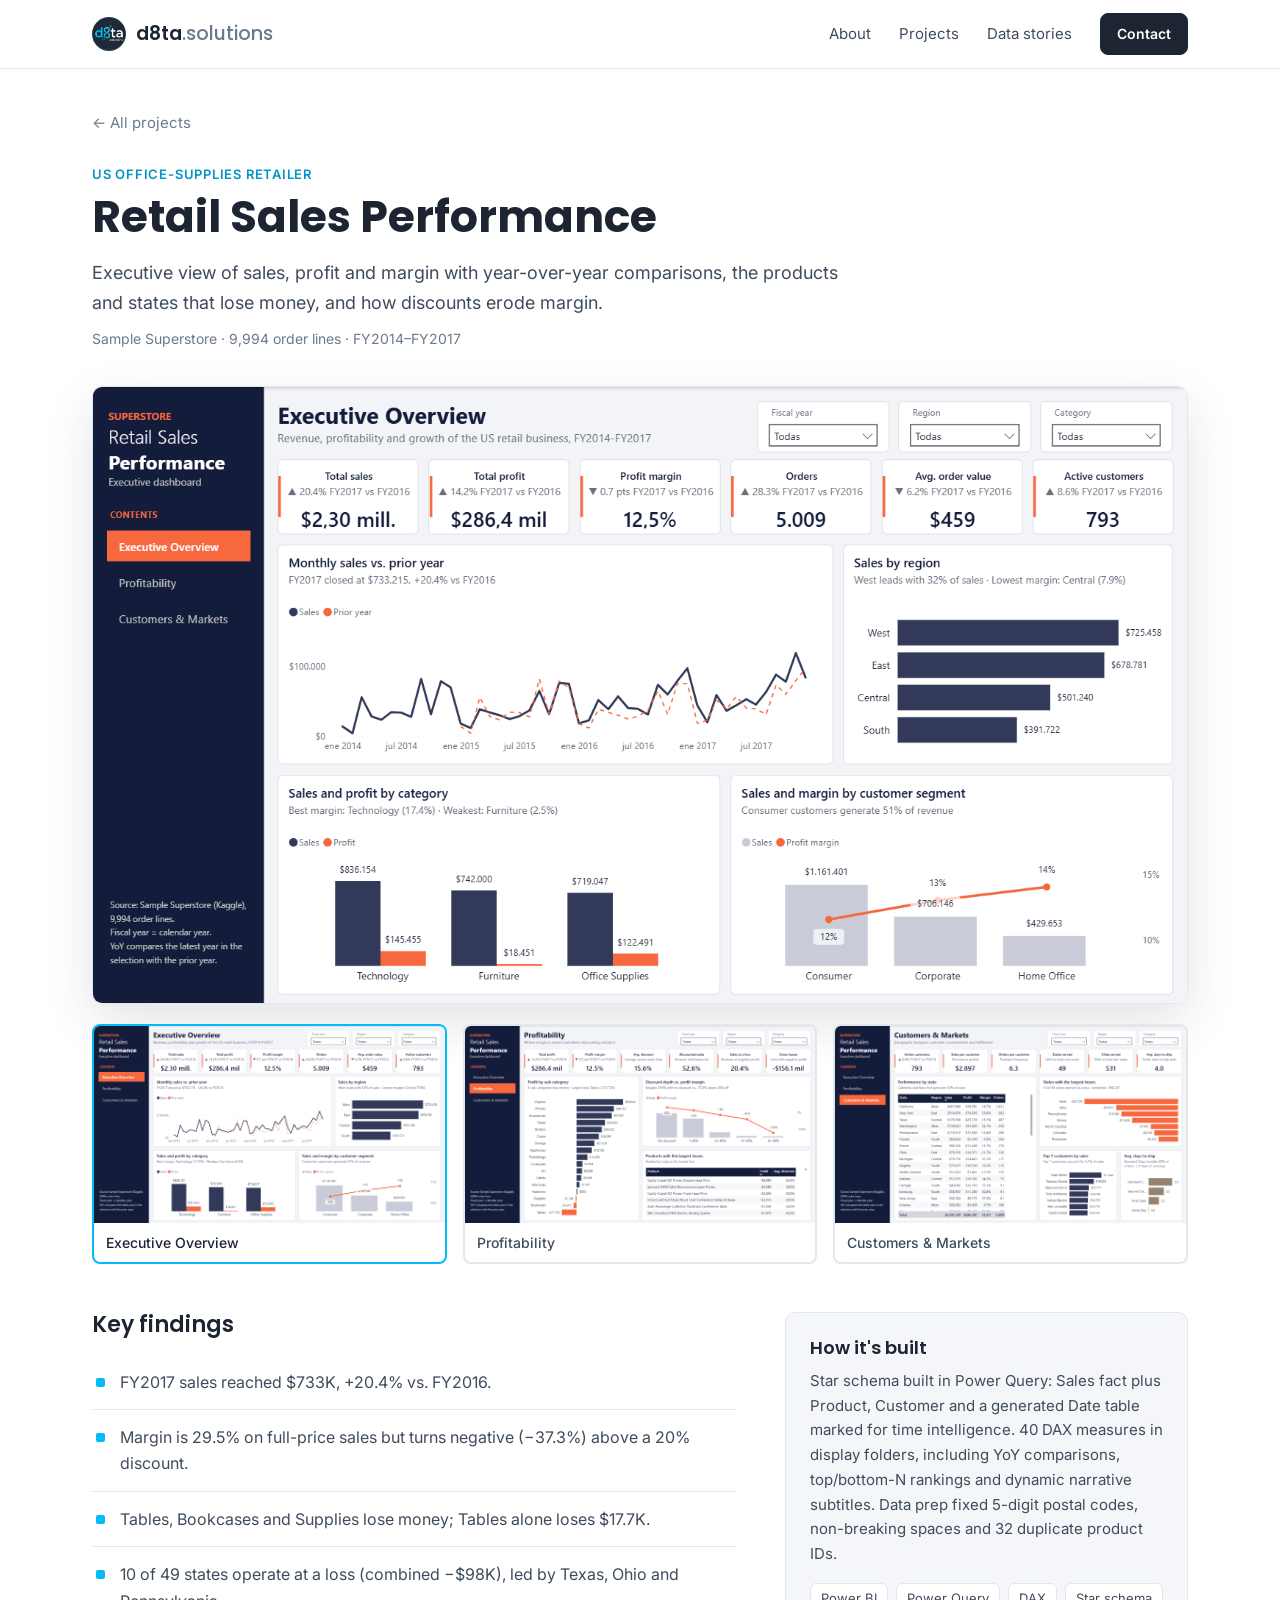
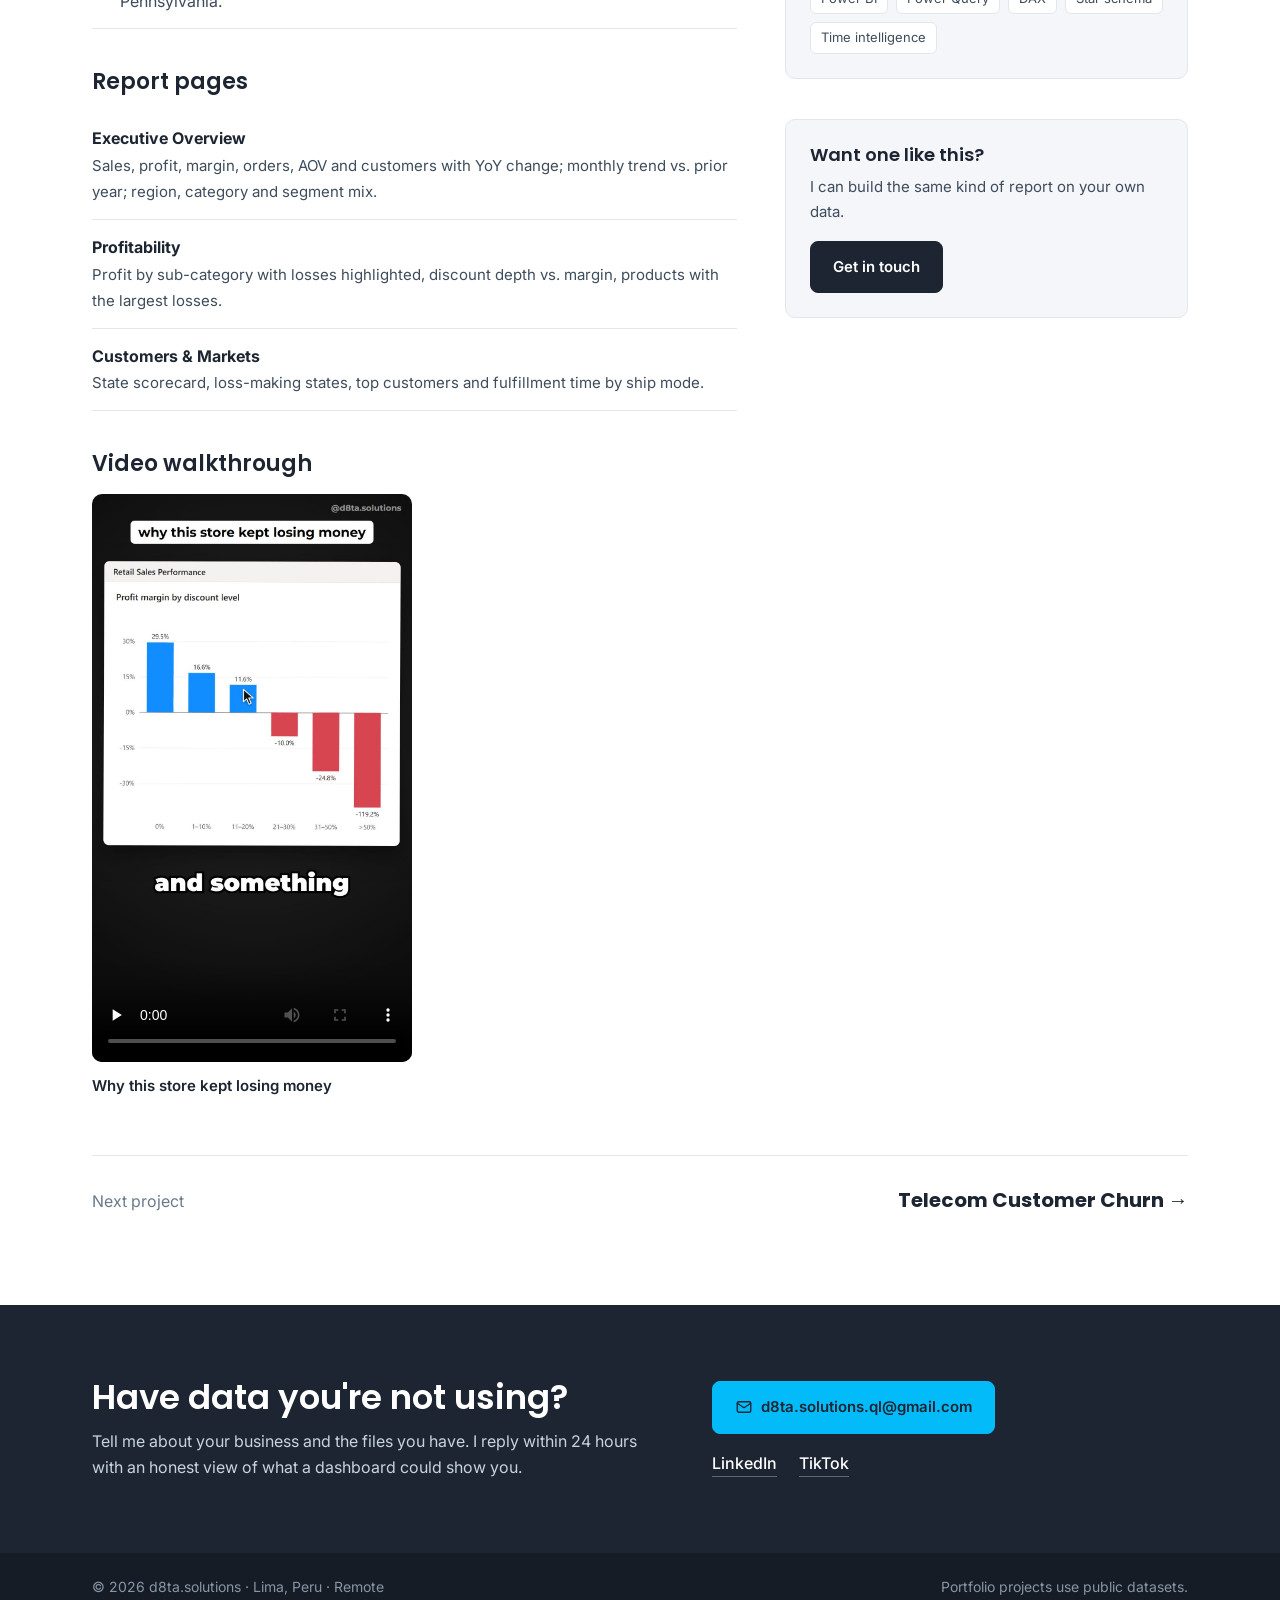
<file: projects/retail.html>
<!doctype html>
<html lang="en">
<head>
<meta charset="utf-8">
<meta name="viewport" content="width=device-width, initial-scale=1">
<title>Retail Sales Performance · d8ta.solutions</title>
<meta name="description" content="Executive view of sales, profit and margin with year-over-year comparisons, the products and states that lose money, and how discounts erode margin.">
<meta property="og:title" content="Retail Sales Performance · d8ta.solutions">
<meta property="og:description" content="Executive view of sales, profit and margin with year-over-year comparisons, the products and states that lose money, and how discounts erode margin.">
<meta property="og:image" content="https://d8ta-solutions.github.io/assets/img/og.png">
<link rel="icon" href="../assets/img/logo-mark.png">
<link rel="preconnect" href="https://fonts.googleapis.com">
<link rel="preconnect" href="https://fonts.gstatic.com" crossorigin>
<link href="https://fonts.googleapis.com/css2?family=Inter:wght@400;500;600&family=Poppins:wght@500;600;700&display=swap" rel="stylesheet">
<link rel="stylesheet" href="../assets/style.css">
</head>
<body>
<header class="nav">
  <div class="wrap nav-row">
    <a class="brand" href="../"><img src="../assets/img/logo-mark.png" alt=""><span class="bname">d8ta<span>.solutions</span></span></a>
    <nav class="links">
      <a href="../#about">About</a>
      <a href="../#projects">Projects</a>
      <a href="../#stories">Data stories</a>
      <a class="btn btn-sm" href="../#contact">Contact</a>
    </nav>
  </div>
</header>
<main class="detail">
  <div class="wrap">
    <a class="back" href="../#projects">← All projects</a>
    <div class="detail-head">
      <div class="kicker">US office-supplies retailer</div>
      <h1>Retail Sales Performance</h1>
      <p class="sub">Executive view of sales, profit and margin with year-over-year comparisons, the products and states that lose money, and how discounts erode margin.</p>
      <p class="data-line">Sample Superstore · 9,994 order lines · FY2014–FY2017</p>
    </div>
    <div class="detail-shot"><img id="main-shot" src="../assets/img/dash-retail-1.png" alt="Retail Sales Performance dashboard"></div>
    <div class="gallery"><button class="thumb-btn active" data-src="../assets/img/dash-retail-1.png"><img src="../assets/img/dash-retail-1.png" alt="" loading="lazy"><span>Executive Overview</span></button><button class="thumb-btn" data-src="../assets/img/dash-retail-2.png"><img src="../assets/img/dash-retail-2.png" alt="" loading="lazy"><span>Profitability</span></button><button class="thumb-btn" data-src="../assets/img/dash-retail-3.png"><img src="../assets/img/dash-retail-3.png" alt="" loading="lazy"><span>Customers &amp; Markets</span></button></div>
    <script>document.querySelectorAll(".thumb-btn").forEach(b=>b.addEventListener("click",()=>{document.getElementById("main-shot").src=b.dataset.src;document.querySelectorAll(".thumb-btn").forEach(x=>x.classList.toggle("active",x===b));}));</script>
    <div class="detail-grid">
      <div>
        <div class="block"><h2>Key findings</h2><ul class="findings"><li>FY2017 sales reached $733K, +20.4% vs. FY2016.</li><li>Margin is 29.5% on full-price sales but turns negative (−37.3%) above a 20% discount.</li><li>Tables, Bookcases and Supplies lose money; Tables alone loses $17.7K.</li><li>10 of 49 states operate at a loss (combined −$98K), led by Texas, Ohio and Pennsylvania.</li></ul></div>
        <div class="block"><h2>Report pages</h2><ul class="pages"><li><b>Executive Overview</b><span>Sales, profit, margin, orders, AOV and customers with YoY change; monthly trend vs. prior year; region, category and segment mix.</span></li><li><b>Profitability</b><span>Profit by sub-category with losses highlighted, discount depth vs. margin, products with the largest losses.</span></li><li><b>Customers &amp; Markets</b><span>State scorecard, loss-making states, top customers and fulfillment time by ship mode.</span></li></ul></div>
        <div class="block"><h2>Video walkthrough</h2><figure class="vid vid-single"><video src="../assets/video/retail-sales.mp4" poster="../assets/img/poster-retail-sales.jpg" controls preload="none" playsinline></video><figcaption><b>Why this store kept losing money</b></figcaption></figure></div>
      </div>
      <aside>
        <div class="block side"><h2>How it's built</h2><p>Star schema built in Power Query: Sales fact plus Product, Customer and a generated Date table marked for time intelligence. 40 DAX measures in display folders, including YoY comparisons, top/bottom-N rankings and dynamic narrative subtitles. Data prep fixed 5-digit postal codes, non-breaking spaces and 32 duplicate product IDs.</p><div class="tools"><span>Power BI</span><span>Power Query</span><span>DAX</span><span>Star schema</span><span>Time intelligence</span></div></div>
        <div class="block side"><h2>Want one like this?</h2><p>I can build the same kind of report on your own data.</p><a class="btn" href="#contact">Get in touch</a></div>
      </aside>
    </div>
    <a class="next" href="telco.html"><span>Next project</span><b>Telecom Customer Churn →</b></a>
  </div>
</main>
<section class="contact" id="contact">
  <div class="wrap contact-row">
    <div>
      <h2>Have data you're not using?</h2>
      <p>Tell me about your business and the files you have. I reply within 24 hours with an honest view of what a dashboard could show you.</p>
    </div>
    <div class="contact-actions">
      <a class="btn" href="mailto:d8ta.solutions.ql@gmail.com?subject=Dashboard%20project"><svg width="18" height="18" viewBox="0 0 24 24" fill="none" stroke="currentColor" stroke-width="1.8" stroke-linecap="round" stroke-linejoin="round" aria-hidden="true"><rect x="3" y="5" width="18" height="14" rx="2"/><path d="M3 7l9 6 9-6"/></svg> d8ta.solutions.ql@gmail.com</a>
      <div class="social"><a href="https://www.linkedin.com/in/kevin-quispe-8ab27b44a" target="_blank" rel="noopener">LinkedIn</a><a href="https://www.tiktok.com/@d8ta.solutions" target="_blank" rel="noopener">TikTok</a></div>
    </div>
  </div>
</section>
<footer class="foot"><div class="wrap foot-row"><span>© 2026 d8ta.solutions · Lima, Peru · Remote</span><span>Portfolio projects use public datasets.</span></div></footer>
</body>
</html>
</file>
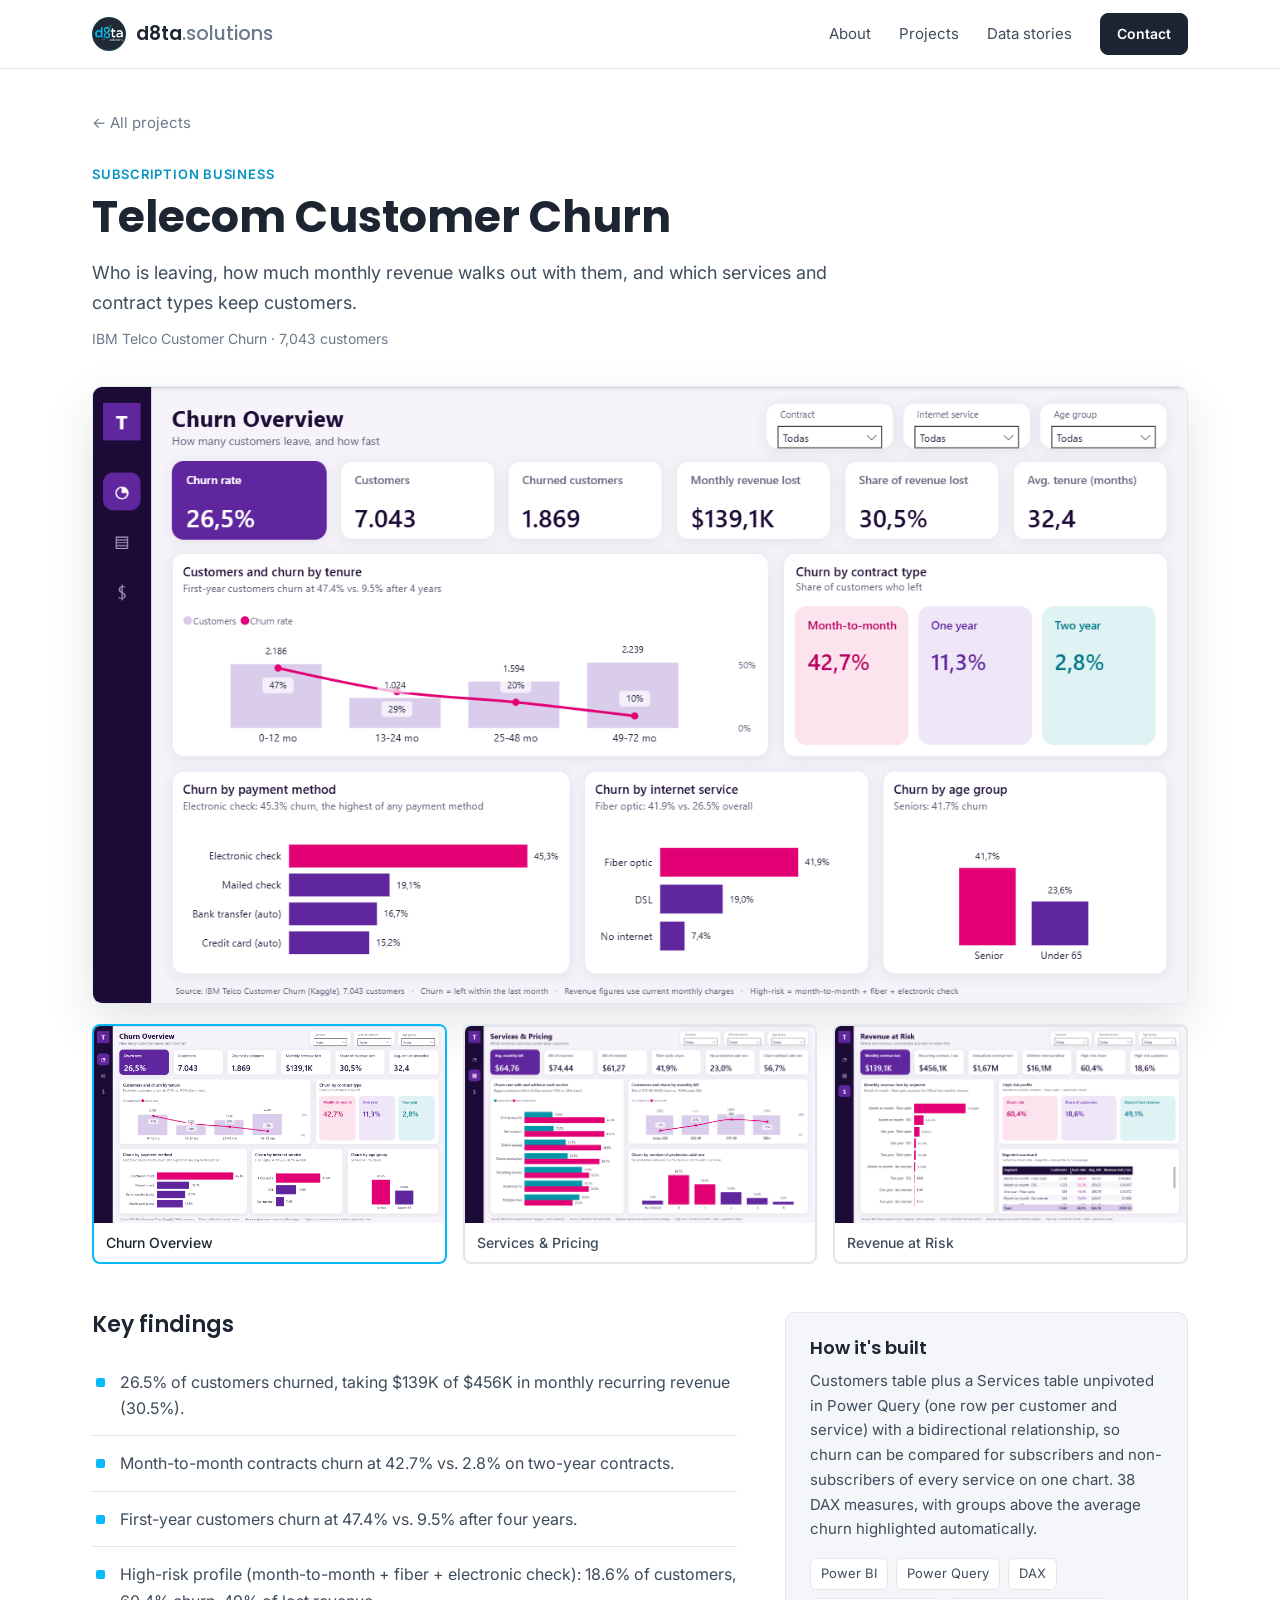
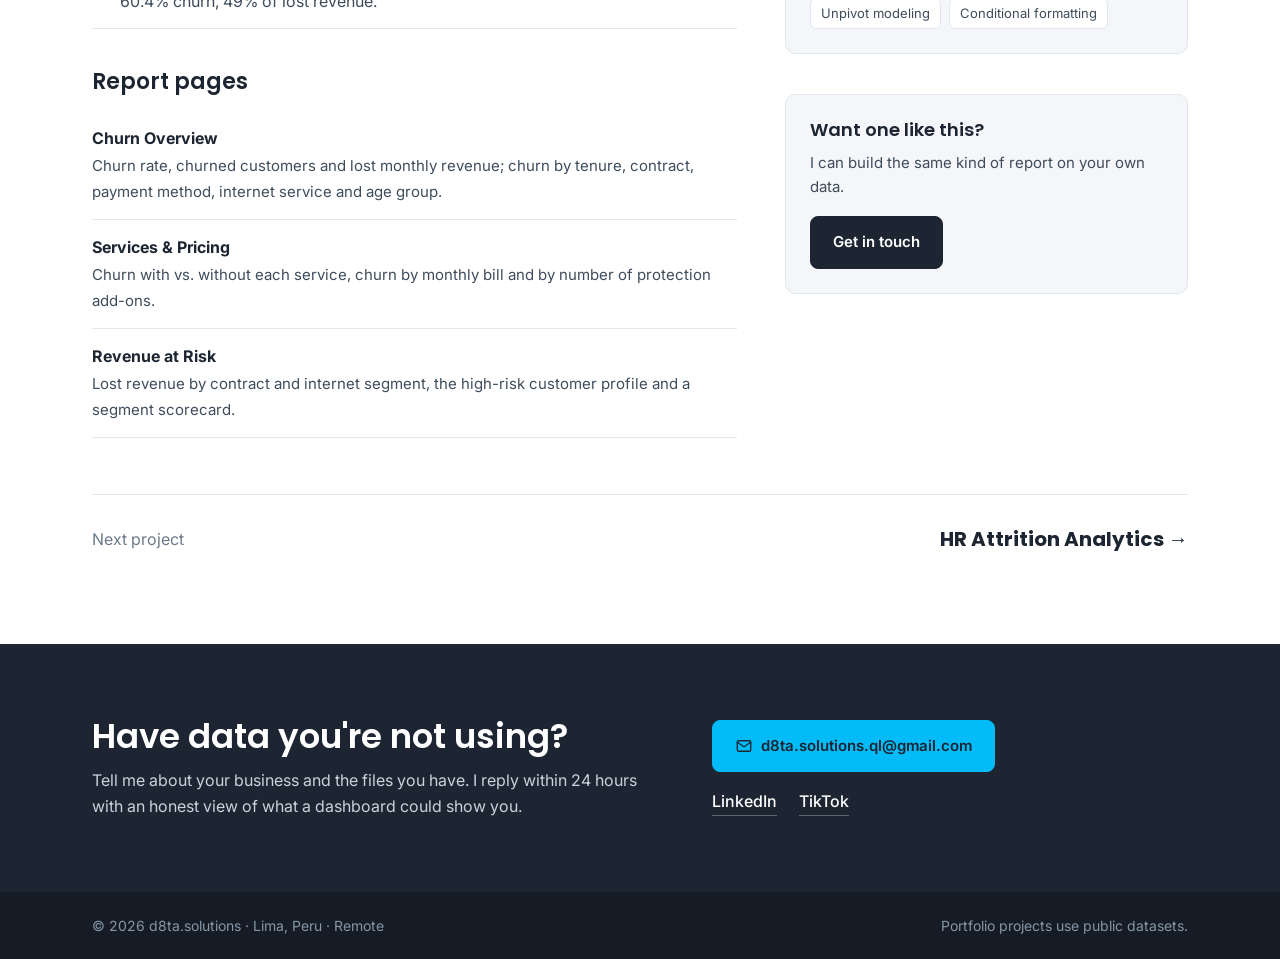
<file: projects/telco.html>
<!doctype html>
<html lang="en">
<head>
<meta charset="utf-8">
<meta name="viewport" content="width=device-width, initial-scale=1">
<title>Telecom Customer Churn · d8ta.solutions</title>
<meta name="description" content="Who is leaving, how much monthly revenue walks out with them, and which services and contract types keep customers.">
<meta property="og:title" content="Telecom Customer Churn · d8ta.solutions">
<meta property="og:description" content="Who is leaving, how much monthly revenue walks out with them, and which services and contract types keep customers.">
<meta property="og:image" content="https://d8ta-solutions.github.io/assets/img/og.png">
<link rel="icon" href="../assets/img/logo-mark.png">
<link rel="preconnect" href="https://fonts.googleapis.com">
<link rel="preconnect" href="https://fonts.gstatic.com" crossorigin>
<link href="https://fonts.googleapis.com/css2?family=Inter:wght@400;500;600&family=Poppins:wght@500;600;700&display=swap" rel="stylesheet">
<link rel="stylesheet" href="../assets/style.css">
</head>
<body>
<header class="nav">
  <div class="wrap nav-row">
    <a class="brand" href="../"><img src="../assets/img/logo-mark.png" alt=""><span class="bname">d8ta<span>.solutions</span></span></a>
    <nav class="links">
      <a href="../#about">About</a>
      <a href="../#projects">Projects</a>
      <a href="../#stories">Data stories</a>
      <a class="btn btn-sm" href="../#contact">Contact</a>
    </nav>
  </div>
</header>
<main class="detail">
  <div class="wrap">
    <a class="back" href="../#projects">← All projects</a>
    <div class="detail-head">
      <div class="kicker">Subscription business</div>
      <h1>Telecom Customer Churn</h1>
      <p class="sub">Who is leaving, how much monthly revenue walks out with them, and which services and contract types keep customers.</p>
      <p class="data-line">IBM Telco Customer Churn · 7,043 customers</p>
    </div>
    <div class="detail-shot"><img id="main-shot" src="../assets/img/dash-telco-1.png" alt="Telecom Customer Churn dashboard"></div>
    <div class="gallery"><button class="thumb-btn active" data-src="../assets/img/dash-telco-1.png"><img src="../assets/img/dash-telco-1.png" alt="" loading="lazy"><span>Churn Overview</span></button><button class="thumb-btn" data-src="../assets/img/dash-telco-2.png"><img src="../assets/img/dash-telco-2.png" alt="" loading="lazy"><span>Services &amp; Pricing</span></button><button class="thumb-btn" data-src="../assets/img/dash-telco-3.png"><img src="../assets/img/dash-telco-3.png" alt="" loading="lazy"><span>Revenue at Risk</span></button></div>
    <script>document.querySelectorAll(".thumb-btn").forEach(b=>b.addEventListener("click",()=>{document.getElementById("main-shot").src=b.dataset.src;document.querySelectorAll(".thumb-btn").forEach(x=>x.classList.toggle("active",x===b));}));</script>
    <div class="detail-grid">
      <div>
        <div class="block"><h2>Key findings</h2><ul class="findings"><li>26.5% of customers churned, taking $139K of $456K in monthly recurring revenue (30.5%).</li><li>Month-to-month contracts churn at 42.7% vs. 2.8% on two-year contracts.</li><li>First-year customers churn at 47.4% vs. 9.5% after four years.</li><li>High-risk profile (month-to-month + fiber + electronic check): 18.6% of customers, 60.4% churn, 49% of lost revenue.</li></ul></div>
        <div class="block"><h2>Report pages</h2><ul class="pages"><li><b>Churn Overview</b><span>Churn rate, churned customers and lost monthly revenue; churn by tenure, contract, payment method, internet service and age group.</span></li><li><b>Services &amp; Pricing</b><span>Churn with vs. without each service, churn by monthly bill and by number of protection add-ons.</span></li><li><b>Revenue at Risk</b><span>Lost revenue by contract and internet segment, the high-risk customer profile and a segment scorecard.</span></li></ul></div>
        
      </div>
      <aside>
        <div class="block side"><h2>How it's built</h2><p>Customers table plus a Services table unpivoted in Power Query (one row per customer and service) with a bidirectional relationship, so churn can be compared for subscribers and non-subscribers of every service on one chart. 38 DAX measures, with groups above the average churn highlighted automatically.</p><div class="tools"><span>Power BI</span><span>Power Query</span><span>DAX</span><span>Unpivot modeling</span><span>Conditional formatting</span></div></div>
        <div class="block side"><h2>Want one like this?</h2><p>I can build the same kind of report on your own data.</p><a class="btn" href="#contact">Get in touch</a></div>
      </aside>
    </div>
    <a class="next" href="hr.html"><span>Next project</span><b>HR Attrition Analytics →</b></a>
  </div>
</main>
<section class="contact" id="contact">
  <div class="wrap contact-row">
    <div>
      <h2>Have data you're not using?</h2>
      <p>Tell me about your business and the files you have. I reply within 24 hours with an honest view of what a dashboard could show you.</p>
    </div>
    <div class="contact-actions">
      <a class="btn" href="mailto:d8ta.solutions.ql@gmail.com?subject=Dashboard%20project"><svg width="18" height="18" viewBox="0 0 24 24" fill="none" stroke="currentColor" stroke-width="1.8" stroke-linecap="round" stroke-linejoin="round" aria-hidden="true"><rect x="3" y="5" width="18" height="14" rx="2"/><path d="M3 7l9 6 9-6"/></svg> d8ta.solutions.ql@gmail.com</a>
      <div class="social"><a href="https://www.linkedin.com/in/kevin-quispe-8ab27b44a" target="_blank" rel="noopener">LinkedIn</a><a href="https://www.tiktok.com/@d8ta.solutions" target="_blank" rel="noopener">TikTok</a></div>
    </div>
  </div>
</section>
<footer class="foot"><div class="wrap foot-row"><span>© 2026 d8ta.solutions · Lima, Peru · Remote</span><span>Portfolio projects use public datasets.</span></div></footer>
</body>
</html>
</file>
<file: assets/style.css>
:root {
  --navy: #1C2531;
  --navy-2: #243142;
  --cyan: #03BBF9;
  --cyan-dark: #0293C4;
  --teal: #31E7EA;
  --ink: #1C2531;
  --body: #3E4C5C;
  --muted: #6B7A8A;
  --line: #E2E7ED;
  --soft: #F4F6F9;
  --white: #FFFFFF;
  --radius: 10px;
}
* { box-sizing: border-box; }
html { scroll-behavior: smooth; }
body { margin: 0; background: var(--white); color: var(--body); font: 16px/1.65 Inter, "Segoe UI", Arial, sans-serif; -webkit-font-smoothing: antialiased; }
img, video { display: block; max-width: 100%; }
a { color: inherit; text-decoration: none; }
h1, h2, h3 { font-family: Poppins, "Segoe UI", Arial, sans-serif; color: var(--ink); line-height: 1.2; margin: 0; }
h2 { font-size: clamp(26px, 3.2vw, 34px); font-weight: 600; }
h3 { font-size: 19px; font-weight: 600; }
p { margin: 0; }
.wrap { max-width: 1160px; margin: 0 auto; padding: 0 32px; }
section { padding: 88px 0; }
.intro { color: var(--muted); margin-top: 8px; }

/* buttons */
.btn { display: inline-flex; align-items: center; gap: 8px; background: var(--navy); color: #fff; padding: 13px 22px; border-radius: 8px; font-weight: 600; font-size: 15px; border: 1px solid var(--navy); transition: background .15s, border-color .15s; }
.btn:hover { background: var(--navy-2); }
.btn-line { background: transparent; color: var(--ink); border-color: #C9D2DC; }
.btn-line:hover { background: var(--soft); border-color: var(--ink); }
.btn-sm { padding: 8px 16px; font-size: 14px; }

/* nav */
.nav { position: sticky; top: 0; z-index: 20; background: rgba(255,255,255,.95); backdrop-filter: blur(6px); border-bottom: 1px solid var(--line); }
.nav-row { display: flex; align-items: center; justify-content: space-between; height: 68px; }
.brand { display: flex; align-items: center; gap: 10px; font-family: Poppins, sans-serif; font-weight: 600; font-size: 19px; color: var(--ink); }
.brand img { width: 34px; height: 34px; border-radius: 50%; }
.brand .bname span { color: var(--muted); font-weight: 500; }
.links { display: flex; align-items: center; gap: 28px; font-size: 15px; }
.links a:not(.btn) { color: var(--body); }
.links a:not(.btn):hover { color: var(--cyan-dark); }

/* hero */
.hero { padding: 76px 0 84px; }
.hero-grid { display: grid; grid-template-columns: 1fr 1.15fr; gap: 56px; align-items: center; }
.tag { display: inline-block; font-size: 14px; font-weight: 500; color: var(--cyan-dark); background: #E6F7FE; padding: 6px 12px; border-radius: 6px; margin-bottom: 20px; }
.hero h1 { font-size: clamp(32px, 4.2vw, 48px); font-weight: 700; letter-spacing: -0.01em; }
.hero .sub { font-size: 18px; margin: 20px 0 30px; max-width: 520px; }
.actions { display: flex; gap: 12px; flex-wrap: wrap; }
.hero-shot { display: block; border-radius: var(--radius); overflow: hidden; border: 1px solid var(--line); box-shadow: 0 18px 50px rgba(28,37,49,.14); }
.hero-shot img { width: 100%; }

/* about */
.about { background: var(--navy); color: #C9D3DE; }
.about h2 { color: #fff; margin-bottom: 14px; }
.about p + p { margin-top: 12px; }
.about-grid { display: grid; grid-template-columns: 260px 1fr; gap: 56px; align-items: center; }
.stat b { display: block; font-family: Poppins, sans-serif; font-size: 96px; line-height: 1; color: var(--teal); font-weight: 600; }
.stat span { display: block; margin-top: 10px; color: #fff; font-weight: 500; }

/* skills */
.skills { background: var(--soft); }
.skill-grid { display: grid; grid-template-columns: repeat(4, 1fr); gap: 20px; margin-top: 32px; }
.skill { background: #fff; border: 1px solid var(--line); border-radius: var(--radius); padding: 26px; color: var(--cyan-dark); }
.skill h3 { margin: 16px 0 8px; font-size: 17px; }
.skill p { color: var(--body); font-size: 15px; }
.skill.accent { background: var(--cyan); border-color: var(--cyan); color: var(--navy); }
.skill.accent h3, .skill.accent p { color: var(--navy); }

/* projects */
.card-grid { display: grid; grid-template-columns: repeat(3, 1fr); gap: 24px; margin-top: 32px; }
.card { display: flex; flex-direction: column; border: 1px solid var(--line); border-radius: var(--radius); overflow: hidden; background: #fff; transition: box-shadow .2s, transform .2s; }
.card:hover { box-shadow: 0 14px 36px rgba(28,37,49,.12); transform: translateY(-2px); }
.thumb { display: block; aspect-ratio: 16 / 10; background: var(--soft); overflow: hidden; border-bottom: 1px solid var(--line); }
.thumb img { width: 100%; height: 100%; object-fit: cover; object-position: top left; }
.card-body { padding: 22px 24px 24px; display: flex; flex-direction: column; flex: 1; }
.kicker { font-size: 13px; font-weight: 600; color: var(--cyan-dark); text-transform: uppercase; letter-spacing: .06em; margin-bottom: 6px; }
.card-body p { font-size: 15px; margin: 10px 0 18px; flex: 1; }
.more { display: inline-flex; align-items: center; gap: 6px; font-weight: 600; font-size: 15px; color: var(--ink); }
.more:hover { color: var(--cyan-dark); }
.card-cta { background: var(--soft); border-style: dashed; justify-content: center; }
.card-cta .btn { align-self: flex-start; }

/* stories */
.stories { background: var(--soft); }
.vid-grid { display: grid; grid-template-columns: repeat(3, 1fr); gap: 24px; margin-top: 32px; }
.vid { margin: 0; }
.vid video { width: 100%; aspect-ratio: 9 / 16; object-fit: cover; border-radius: var(--radius); background: #000; }
.vid figcaption { margin-top: 12px; font-size: 15px; }
.vid figcaption b { display: block; color: var(--ink); font-weight: 600; }
.vid figcaption span { color: var(--muted); font-size: 14px; }
.vid-single { max-width: 320px; }

/* contact + footer */
.contact { background: var(--navy); color: #C9D3DE; padding: 72px 0; }
.contact h2 { color: #fff; margin-bottom: 10px; }
.contact-row { display: grid; grid-template-columns: 1.2fr 1fr; gap: 48px; align-items: center; }
.contact-actions { display: flex; flex-direction: column; align-items: flex-start; gap: 16px; }
.contact .btn { background: var(--cyan); border-color: var(--cyan); color: var(--navy); }
.contact .btn:hover { background: var(--teal); border-color: var(--teal); }
.social { display: flex; gap: 22px; font-weight: 500; }
.social a { color: #fff; border-bottom: 1px solid rgba(255,255,255,.3); }
.social a:hover { border-color: var(--teal); }
.foot { background: #151C26; color: #8796A6; font-size: 14px; padding: 22px 0; }
.foot-row { display: flex; justify-content: space-between; gap: 12px; flex-wrap: wrap; }

/* project detail */
.detail { padding: 40px 0 88px; }
.back { display: inline-block; color: var(--muted); font-size: 15px; margin-bottom: 28px; }
.back:hover { color: var(--ink); }
.detail-head h1 { font-size: clamp(30px, 4vw, 44px); font-weight: 700; }
.detail-head .sub { font-size: 18px; margin-top: 14px; max-width: 760px; }
.data-line { color: var(--muted); font-size: 14px; margin-top: 10px; }
.detail-shot { margin: 36px 0 48px; border: 1px solid var(--line); border-radius: var(--radius); overflow: hidden; box-shadow: 0 18px 50px rgba(28,37,49,.12); }
.detail-shot img { width: 100%; }
.detail-grid { display: grid; grid-template-columns: 1.6fr 1fr; gap: 48px; align-items: start; }
.block { margin-bottom: 40px; }
.block h2 { font-size: 22px; margin-bottom: 16px; }
.findings, .pages { list-style: none; margin: 0; padding: 0; }
.findings li { padding: 14px 0 14px 28px; border-bottom: 1px solid var(--line); position: relative; }
.findings li::before { content: ""; position: absolute; left: 4px; top: 23px; width: 9px; height: 9px; border-radius: 2px; background: var(--cyan); }
.pages li { padding: 14px 0; border-bottom: 1px solid var(--line); }
.pages b { display: block; color: var(--ink); }
.pages span { font-size: 15px; }
.side { background: var(--soft); border: 1px solid var(--line); border-radius: var(--radius); padding: 24px; }
.side h2 { font-size: 18px; margin-bottom: 10px; }
.side p { font-size: 15px; margin-bottom: 16px; }
.tools { display: flex; flex-wrap: wrap; gap: 8px; }
.tools span { font-size: 13px; background: #fff; border: 1px solid var(--line); border-radius: 6px; padding: 4px 10px; }
.next { display: flex; justify-content: space-between; align-items: center; gap: 16px; border-top: 1px solid var(--line); padding-top: 28px; margin-top: 16px; }
.next span { color: var(--muted); }
.next b { font-family: Poppins, sans-serif; color: var(--ink); font-size: 20px; }
.next:hover b { color: var(--cyan-dark); }

@media (max-width: 960px) {
  .hero-grid, .about-grid, .contact-row, .detail-grid { grid-template-columns: 1fr; gap: 36px; }
  .skill-grid { grid-template-columns: repeat(2, 1fr); }
  .card-grid, .vid-grid { grid-template-columns: repeat(2, 1fr); }
  .links a:not(.btn) { display: none; }
}
@media (max-width: 600px) {
  .wrap { padding: 0 16px; }
  section { padding: 60px 0; }
  .hero { padding: 44px 0 56px; }
  .skill-grid, .card-grid, .vid-grid { grid-template-columns: 1fr; }
  .vid-grid { max-width: 340px; }
  .stat b { font-size: 72px; }
  .next { flex-direction: column; align-items: flex-start; }
}

/* page gallery on project pages */
.gallery { display: grid; grid-template-columns: repeat(3, 1fr); gap: 16px; margin: -28px 0 48px; }
.thumb-btn { padding: 0; border: 2px solid var(--line); border-radius: 8px; background: #fff; cursor: pointer; overflow: hidden; text-align: left; font: inherit; transition: border-color .15s; }
.thumb-btn img { width: 100%; aspect-ratio: 16 / 9; object-fit: cover; }
.thumb-btn span { display: block; padding: 8px 12px; font-size: 14px; font-weight: 500; color: var(--body); }
.thumb-btn:hover { border-color: #B8C3CF; }
.thumb-btn.active { border-color: var(--cyan); }
.thumb-btn.active span { color: var(--ink); }
@media (max-width: 600px) { .gallery { grid-template-columns: repeat(3, 1fr); gap: 8px; } .thumb-btn span { font-size: 12px; padding: 6px 8px; } }
</file>
